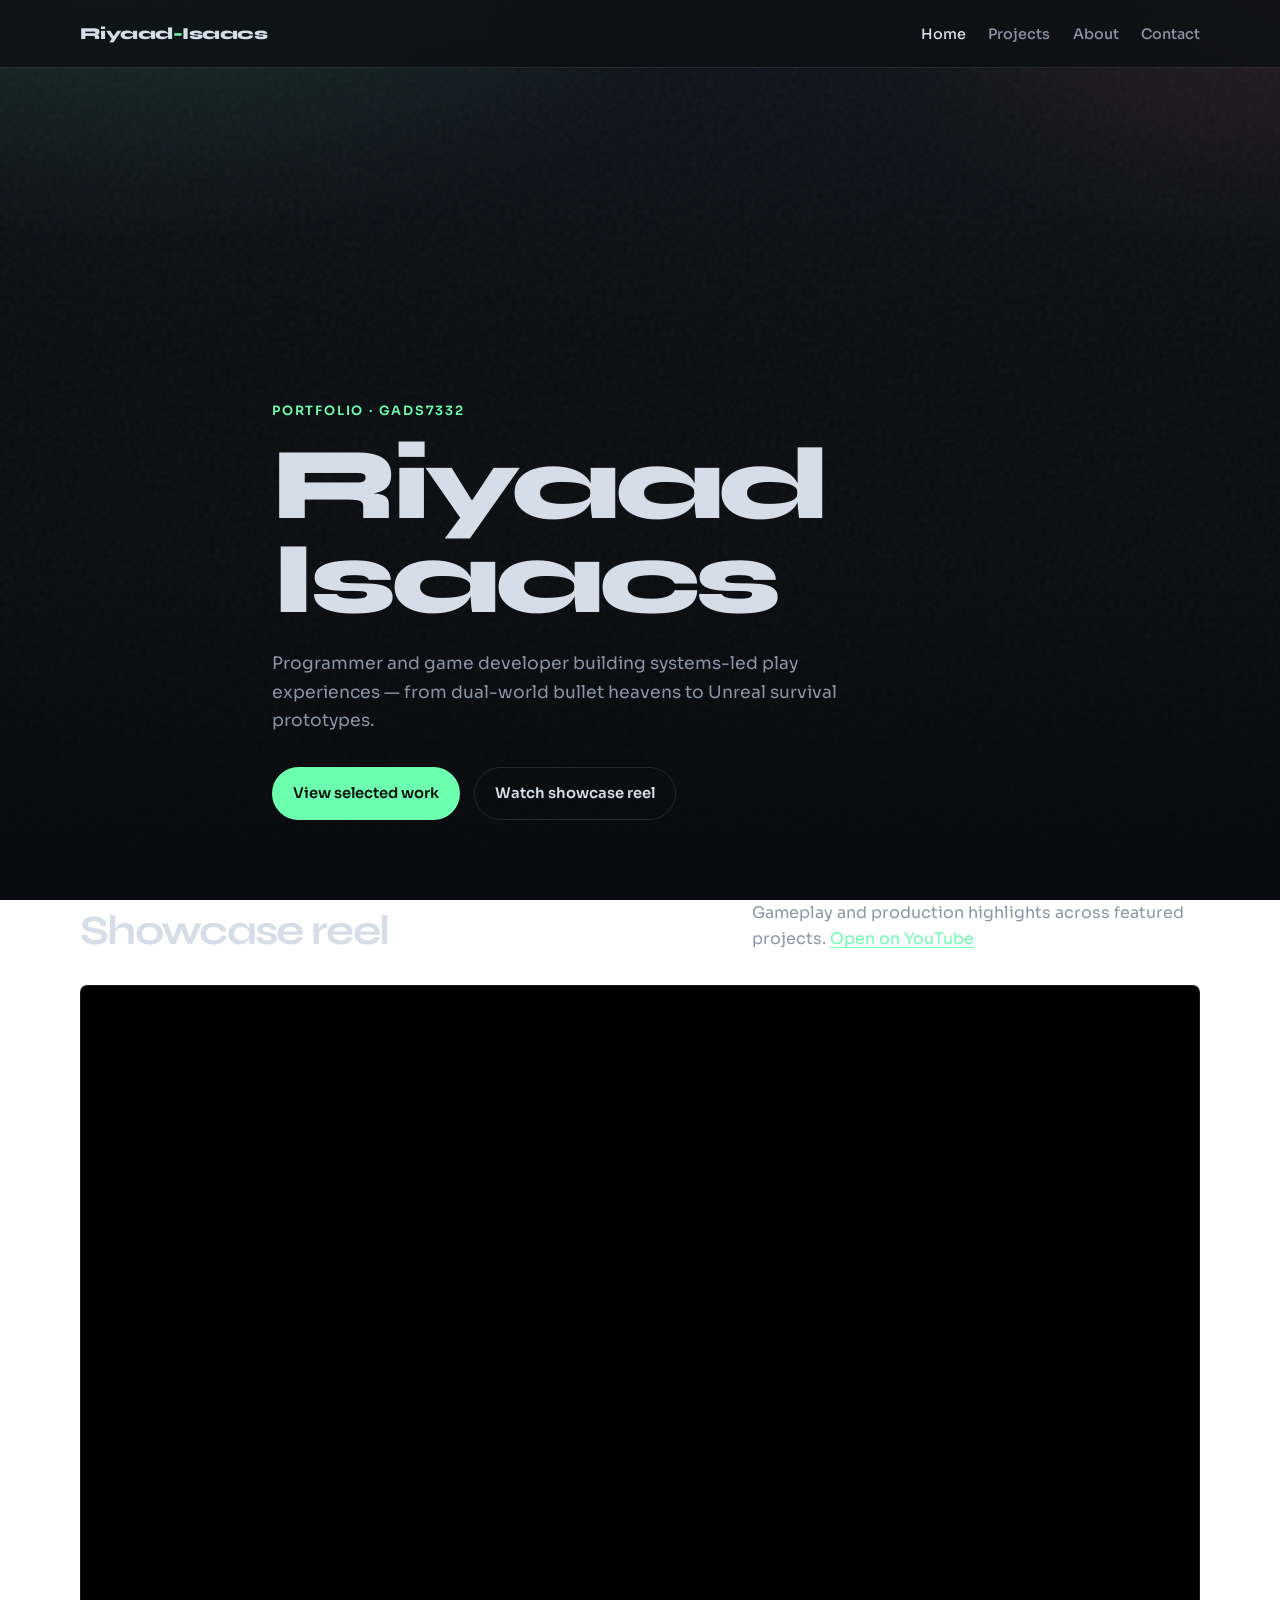
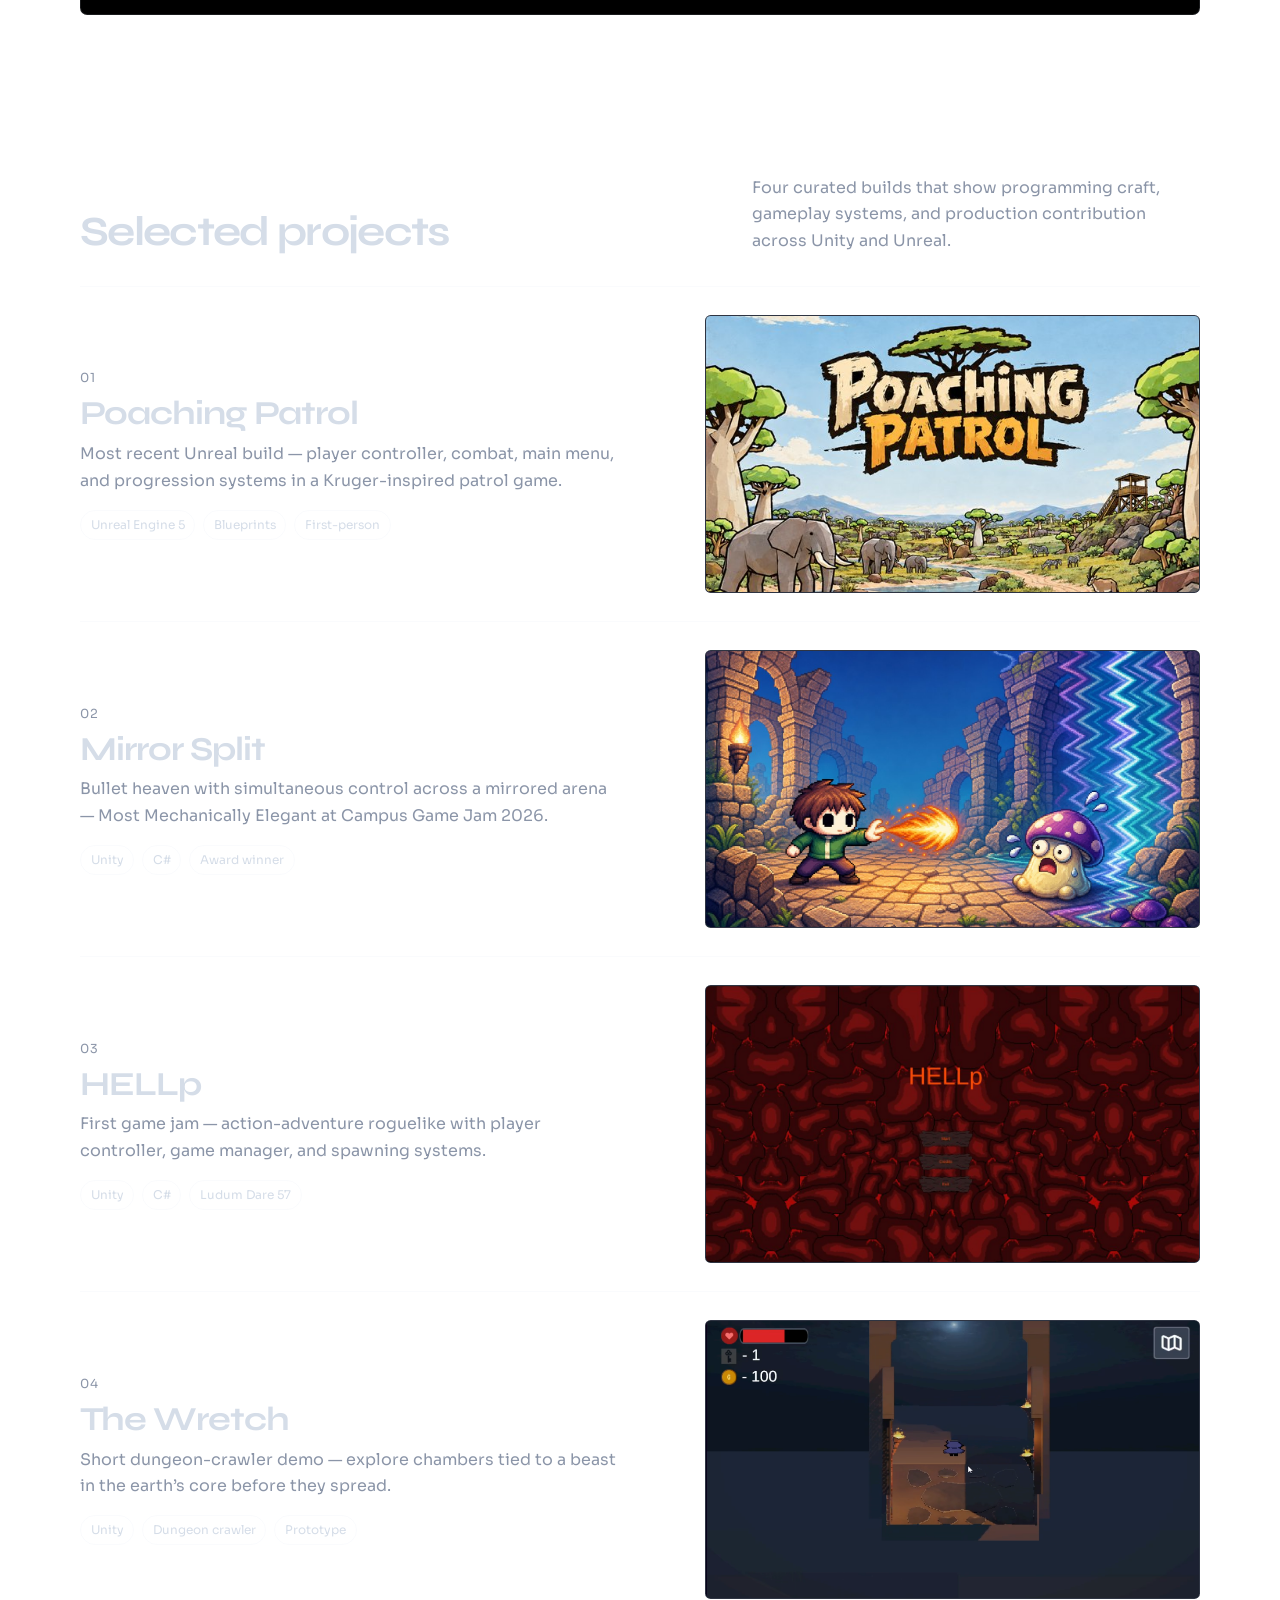
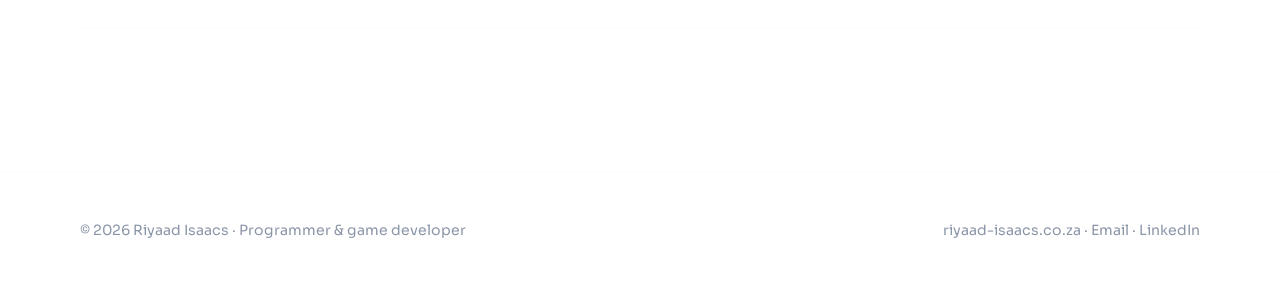
<file: index.html>
<!DOCTYPE html>
<html lang="en">
<head>
  <meta charset="UTF-8">
  <meta name="viewport" content="width=device-width, initial-scale=1.0">
  <title>Riyaad Isaacs · Programmer &amp; Game Developer</title>
  <meta name="description" content="Industry portfolio of Riyaad Isaacs — programmer and game developer. Featured work: The Wretch, HELLp, Mirror Split, and Poaching Patrol.">
  <!-- Required so YouTube embeds can identify this site (avoids Error 153) -->
  <meta name="referrer" content="strict-origin-when-cross-origin">
  <link rel="preconnect" href="https://fonts.googleapis.com">
  <link rel="preconnect" href="https://fonts.gstatic.com" crossorigin>
  <link href="https://fonts.googleapis.com/css2?family=Sora:wght@400;500;600&family=Syne:wght@700;800&display=swap" rel="stylesheet">
  <link rel="stylesheet" href="css/styles.css">
</head>
<body>
  <div class="site-wrap">
    <header class="site-header" data-site-header></header>

    <main>
      <section class="hero">
        <div class="container hero-copy">
          <p class="eyebrow">Portfolio · GADS7332</p>
          <h1>Riyaad Isaacs</h1>
          <p class="hero-lead">
            Programmer and game developer building systems-led play experiences —
            from dual-world bullet heavens to Unreal survival prototypes.
          </p>
          <div class="cta-row">
            <a class="btn btn-primary" href="#projects">View selected work</a>
            <a class="btn btn-ghost" href="#showcase">Watch showcase reel</a>
          </div>
        </div>
      </section>

      <section class="section" id="showcase" style="padding-top: 0;">
        <div class="container">
          <div class="section-head">
            <h2>Showcase reel</h2>
            <p>Gameplay and production highlights across featured projects. <a href="https://www.youtube.com/watch?v=JTp2ZXE9Sso" target="_blank" rel="noopener">Open on YouTube</a></p>
          </div>
          <div class="video-frame">
            <iframe
              src="https://www.youtube.com/embed/JTp2ZXE9Sso?loop=1&amp;playlist=JTp2ZXE9Sso&amp;rel=0"
              title="Riyaad Isaacs portfolio showcase reel"
              allow="accelerometer; autoplay; clipboard-write; encrypted-media; gyroscope; picture-in-picture; web-share; fullscreen"
              referrerpolicy="strict-origin-when-cross-origin"
              allowfullscreen
              loading="lazy"></iframe>
          </div>
        </div>
      </section>

      <section class="section" id="projects">
        <div class="container">
          <div class="section-head">
            <h2>Selected projects</h2>
            <p>Four curated builds that show programming craft, gameplay systems, and production contribution across Unity and Unreal.</p>
          </div>

          <div class="project-list">
            <a class="project-row" href="projects/poaching-patrol.html">
              <div class="project-meta">
                <div class="index">01</div>
                <h3>Poaching Patrol</h3>
                <p>Most recent Unreal build — player controller, combat, main menu, and progression systems in a Kruger-inspired patrol game.</p>
                <div class="tags">
                  <span class="tag">Unreal Engine 5</span>
                  <span class="tag">Blueprints</span>
                  <span class="tag">First-person</span>
                </div>
              </div>
              <div class="project-thumb">
                <img src="assets/projects/poaching-patrol/poster.jpg" alt="Poaching Patrol poster" width="640" height="360" loading="lazy">
              </div>
            </a>

            <a class="project-row" href="projects/mirror-split.html">
              <div class="project-meta">
                <div class="index">02</div>
                <h3>Mirror Split</h3>
                <p>Bullet heaven with simultaneous control across a mirrored arena — Most Mechanically Elegant at Campus Game Jam 2026.</p>
                <div class="tags">
                  <span class="tag">Unity</span>
                  <span class="tag">C#</span>
                  <span class="tag">Award winner</span>
                </div>
              </div>
              <div class="project-thumb">
                <img src="assets/projects/mirror-split/poster.jpg" alt="Mirror Split poster" width="640" height="360" loading="lazy">
              </div>
            </a>

            <a class="project-row" href="projects/hellp.html">
              <div class="project-meta">
                <div class="index">03</div>
                <h3>HELLp</h3>
                <p>First game jam — action-adventure roguelike with player controller, game manager, and spawning systems.</p>
                <div class="tags">
                  <span class="tag">Unity</span>
                  <span class="tag">C#</span>
                  <span class="tag">Ludum Dare 57</span>
                </div>
              </div>
              <div class="project-thumb">
                <img src="assets/projects/hellp/poster.jpg" alt="HELLp poster" width="640" height="360" loading="lazy">
              </div>
            </a>

            <a class="project-row" href="projects/the-wretch.html">
              <div class="project-meta">
                <div class="index">04</div>
                <h3>The Wretch</h3>
                <p>Short dungeon-crawler demo — explore chambers tied to a beast in the earth’s core before they spread.</p>
                <div class="tags">
                  <span class="tag">Unity</span>
                  <span class="tag">Dungeon crawler</span>
                  <span class="tag">Prototype</span>
                </div>
              </div>
              <div class="project-thumb">
                <img src="assets/projects/the-wretch/poster.png" alt="The Wretch gameplay still" width="640" height="360" loading="lazy">
              </div>
            </a>
          </div>
        </div>
      </section>
    </main>

    <footer class="site-footer" data-site-footer></footer>
  </div>
  <script src="js/main.js"></script>
</body>
</html>
</file>
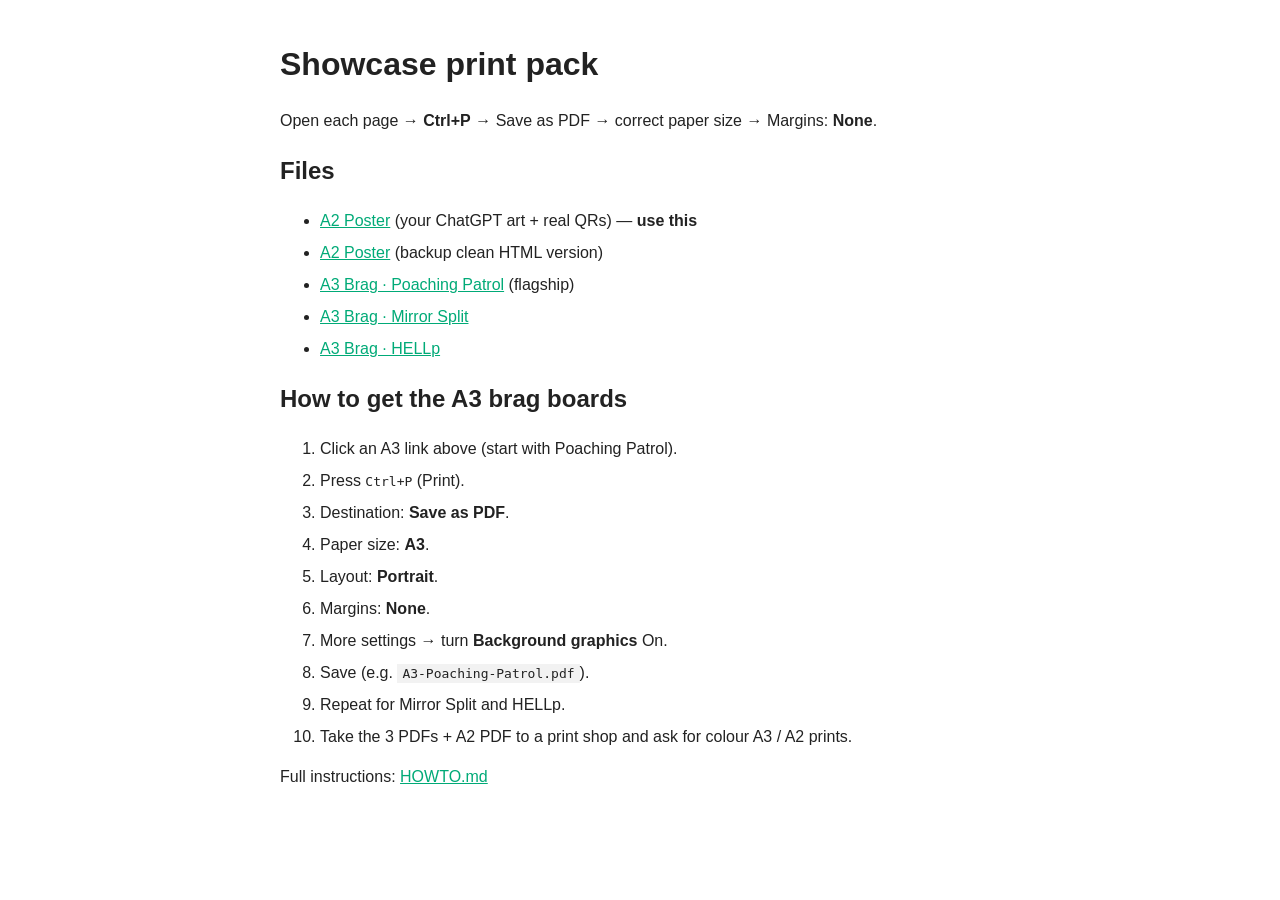
<file: print/index.html>
<!DOCTYPE html>
<html lang="en">
<head>
  <meta charset="UTF-8">
  <title>Print pack · Riyaad Isaacs</title>
  <style>
    body { font-family: Arial, sans-serif; max-width: 720px; margin: 40px auto; padding: 0 20px; line-height: 1.5; color: #222; }
    a { color: #0a7; }
    code { background: #f2f2f2; padding: 2px 5px; }
    li { margin: 8px 0; }
  </style>
</head>
<body>
  <h1>Showcase print pack</h1>
  <p>Open each page → <strong>Ctrl+P</strong> → Save as PDF → correct paper size → Margins: <strong>None</strong>.</p>

  <h2>Files</h2>
  <ul>
    <li><a href="a2-poster-chatgpt.html">A2 Poster</a> (your ChatGPT art + real QRs) — <strong>use this</strong></li>
    <li><a href="a2-poster.html">A2 Poster</a> (backup clean HTML version)</li>
    <li><a href="a3-poaching-patrol.html">A3 Brag · Poaching Patrol</a> (flagship)</li>
    <li><a href="a3-mirror-split.html">A3 Brag · Mirror Split</a></li>
    <li><a href="a3-hellp.html">A3 Brag · HELLp</a></li>
  </ul>

  <h2>How to get the A3 brag boards</h2>
  <ol>
    <li>Click an A3 link above (start with Poaching Patrol).</li>
    <li>Press <kbd>Ctrl+P</kbd> (Print).</li>
    <li>Destination: <strong>Save as PDF</strong>.</li>
    <li>Paper size: <strong>A3</strong>.</li>
    <li>Layout: <strong>Portrait</strong>.</li>
    <li>Margins: <strong>None</strong>.</li>
    <li>More settings → turn <strong>Background graphics</strong> On.</li>
    <li>Save (e.g. <code>A3-Poaching-Patrol.pdf</code>).</li>
    <li>Repeat for Mirror Split and HELLp.</li>
    <li>Take the 3 PDFs + A2 PDF to a print shop and ask for colour A3 / A2 prints.</li>
  </ol>

  <p>Full instructions: <a href="HOWTO.md">HOWTO.md</a></p>
</body>
</html>
</file>
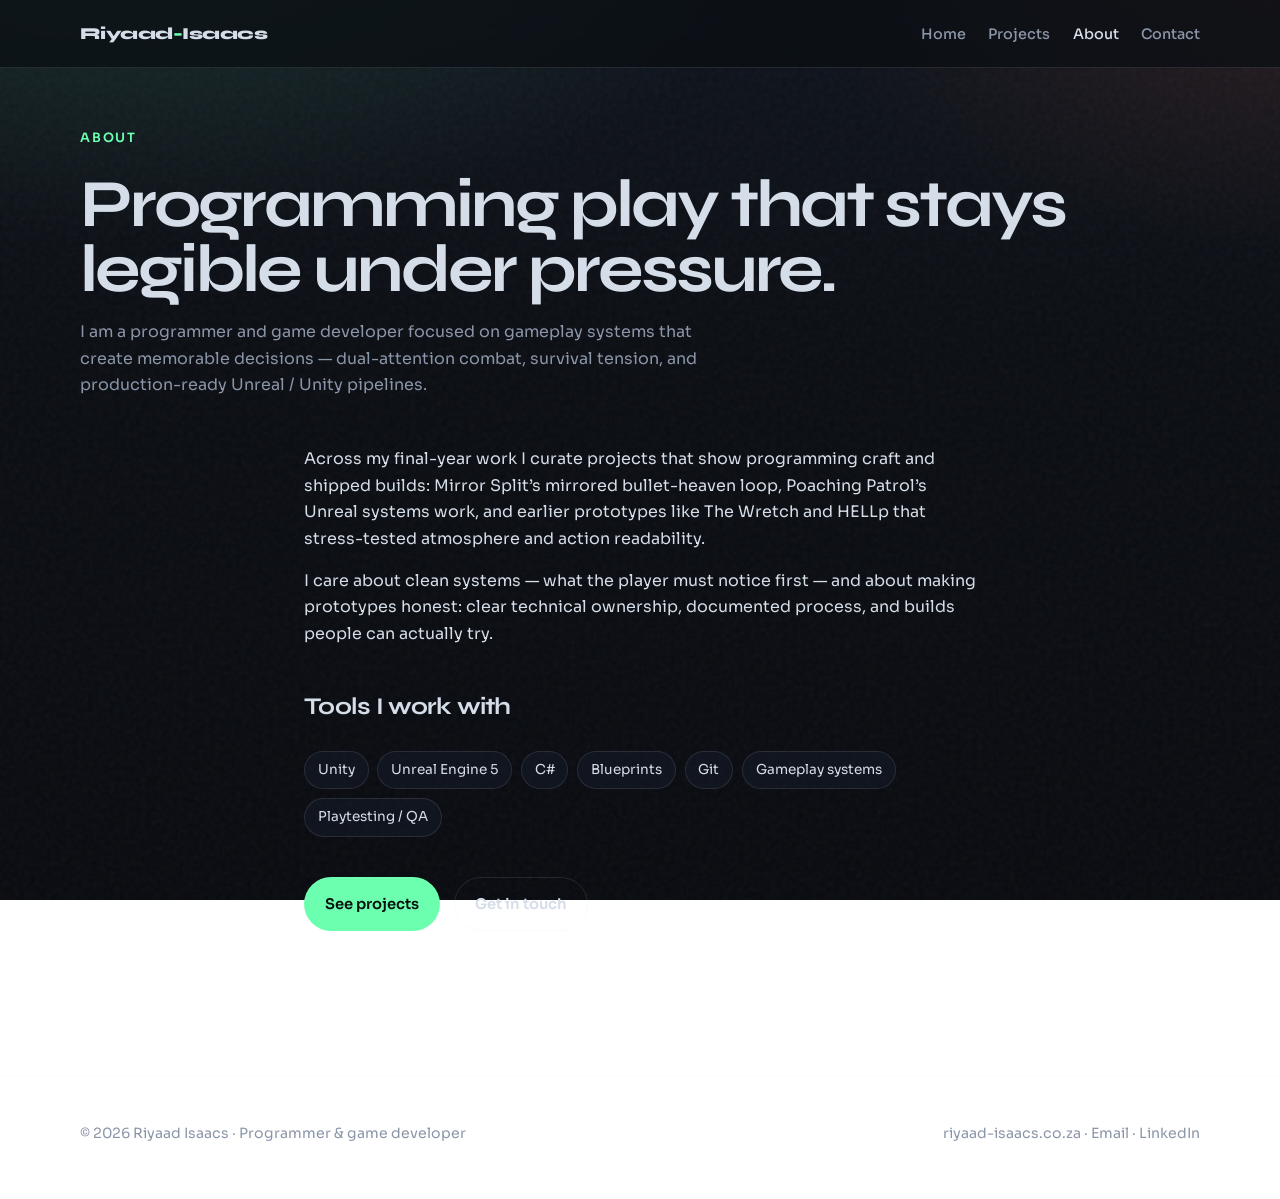
<file: about.html>
<!DOCTYPE html>
<html lang="en">
<head>
  <meta charset="UTF-8">
  <meta name="viewport" content="width=device-width, initial-scale=1.0">
  <title>About · Riyaad Isaacs</title>
  <meta name="description" content="About Riyaad Isaacs — programmer and game developer.">
  <link rel="preconnect" href="https://fonts.googleapis.com">
  <link rel="preconnect" href="https://fonts.gstatic.com" crossorigin>
  <link href="https://fonts.googleapis.com/css2?family=Sora:wght@400;500;600&family=Syne:wght@700;800&display=swap" rel="stylesheet">
  <link rel="stylesheet" href="css/styles.css">
</head>
<body>
  <div class="site-wrap">
    <header class="site-header" data-site-header></header>

    <main>
      <section class="page-hero">
        <div class="container">
          <p class="eyebrow">About</p>
          <h1>Programming play that stays legible under pressure.</h1>
          <p class="lede">I am a programmer and game developer focused on gameplay systems that create memorable decisions — dual-attention combat, survival tension, and production-ready Unreal / Unity pipelines.</p>
        </div>
      </section>

      <section class="section" style="padding-top: 0;">
        <div class="container prose">
          <p>
            Across my final-year work I curate projects that show programming craft and shipped builds:
            Mirror Split’s mirrored bullet-heaven loop, Poaching Patrol’s Unreal systems work, and earlier prototypes
            like The Wretch and HELLp that stress-tested atmosphere and action readability.
          </p>
          <p>
            I care about clean systems — what the player must notice first — and about making prototypes honest:
            clear technical ownership, documented process, and builds people can actually try.
          </p>

          <h2 style="font-family: var(--font-display); letter-spacing: -0.03em; margin: 2.5rem 0 0.5rem;">Tools I work with</h2>
          <ul class="tool-list">
            <li>Unity</li>
            <li>Unreal Engine 5</li>
            <li>C#</li>
            <li>Blueprints</li>
            <li>Git</li>
            <li>Gameplay systems</li>
            <li>Playtesting / QA</li>
          </ul>

          <div class="cta-row" style="margin-top: 2.5rem;">
            <a class="btn btn-primary" href="index.html#projects">See projects</a>
            <a class="btn btn-ghost" href="contact.html">Get in touch</a>
          </div>
        </div>
      </section>
    </main>

    <footer class="site-footer" data-site-footer></footer>
  </div>
  <script src="js/main.js"></script>
</body>
</html>
</file>
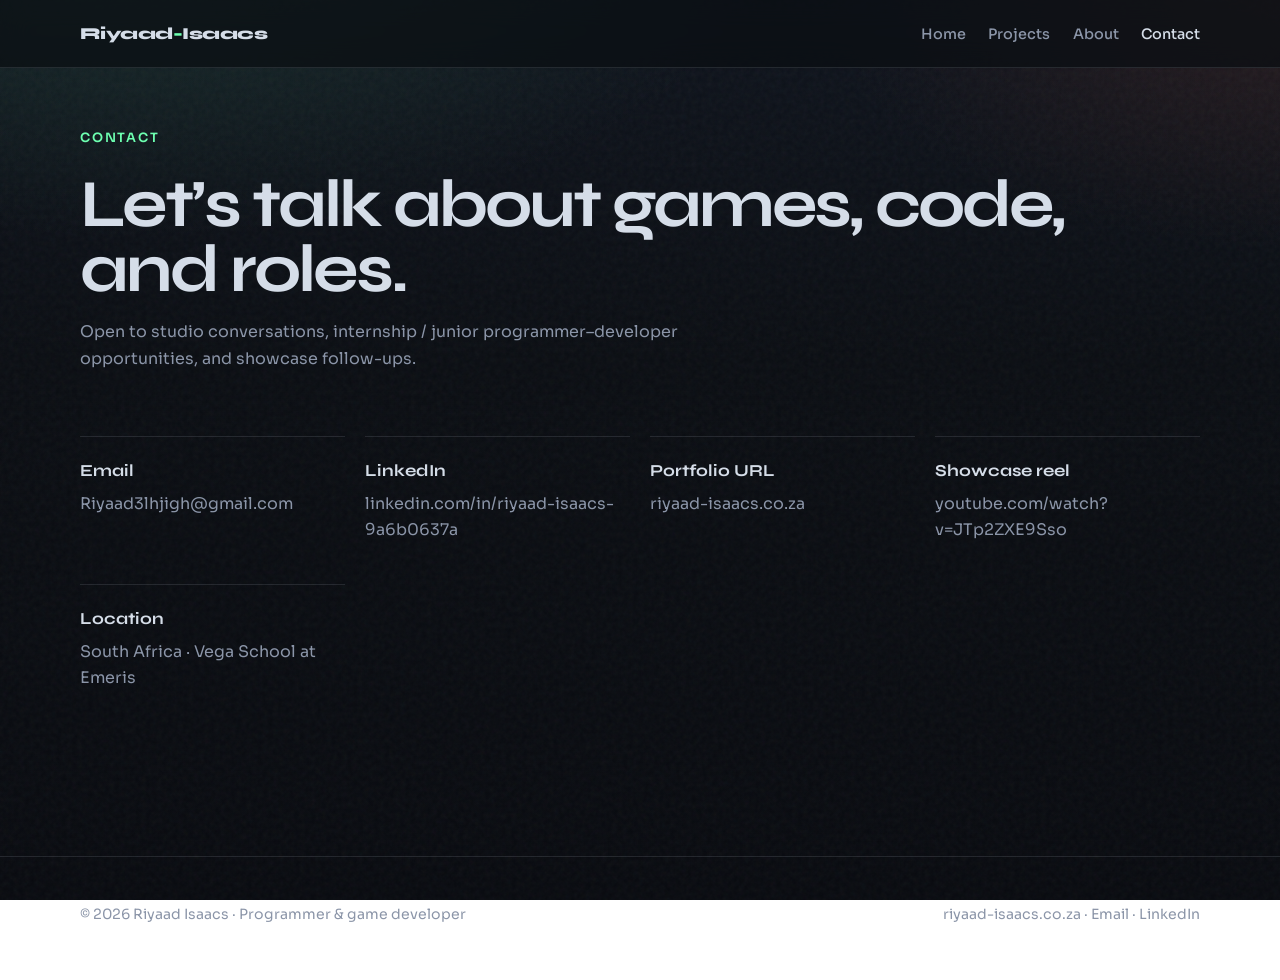
<file: contact.html>
<!DOCTYPE html>
<html lang="en">
<head>
  <meta charset="UTF-8">
  <meta name="viewport" content="width=device-width, initial-scale=1.0">
  <title>Contact · Riyaad Isaacs</title>
  <meta name="description" content="Contact Riyaad Isaacs for programming and game development opportunities.">
  <link rel="preconnect" href="https://fonts.googleapis.com">
  <link rel="preconnect" href="https://fonts.gstatic.com" crossorigin>
  <link href="https://fonts.googleapis.com/css2?family=Sora:wght@400;500;600&family=Syne:wght@700;800&display=swap" rel="stylesheet">
  <link rel="stylesheet" href="css/styles.css">
</head>
<body>
  <div class="site-wrap">
    <header class="site-header" data-site-header></header>

    <main>
      <section class="page-hero">
        <div class="container">
          <p class="eyebrow">Contact</p>
          <h1>Let’s talk about games, code, and roles.</h1>
          <p class="lede">Open to studio conversations, internship / junior programmer–developer opportunities, and showcase follow-ups.</p>
        </div>
      </section>

      <section class="section" style="padding-top: 0;">
        <div class="container">
          <div class="contact-grid">
            <div class="contact-item">
              <h3>Email</h3>
              <p><a href="mailto:Riyaad3lhjigh@gmail.com">Riyaad3lhjigh@gmail.com</a></p>
            </div>
            <div class="contact-item">
              <h3>LinkedIn</h3>
              <p><a href="https://www.linkedin.com/in/riyaad-isaacs-9a6b0637a/" target="_blank" rel="noopener noreferrer">linkedin.com/in/riyaad-isaacs-9a6b0637a</a></p>
            </div>
            <div class="contact-item">
              <h3>Portfolio URL</h3>
              <p><a href="https://riyaad-isaacs.co.za" target="_blank" rel="noopener noreferrer">riyaad-isaacs.co.za</a></p>
            </div>
            <div class="contact-item">
              <h3>Showcase reel</h3>
              <p><a href="https://www.youtube.com/watch?v=JTp2ZXE9Sso" target="_blank" rel="noopener">youtube.com/watch?v=JTp2ZXE9Sso</a></p>
            </div>
            <div class="contact-item">
              <h3>Location</h3>
              <p>South Africa · Vega School at Emeris</p>
            </div>
          </div>
        </div>
      </section>
    </main>

    <footer class="site-footer" data-site-footer></footer>
  </div>
  <script src="js/main.js"></script>
</body>
</html>
</file>
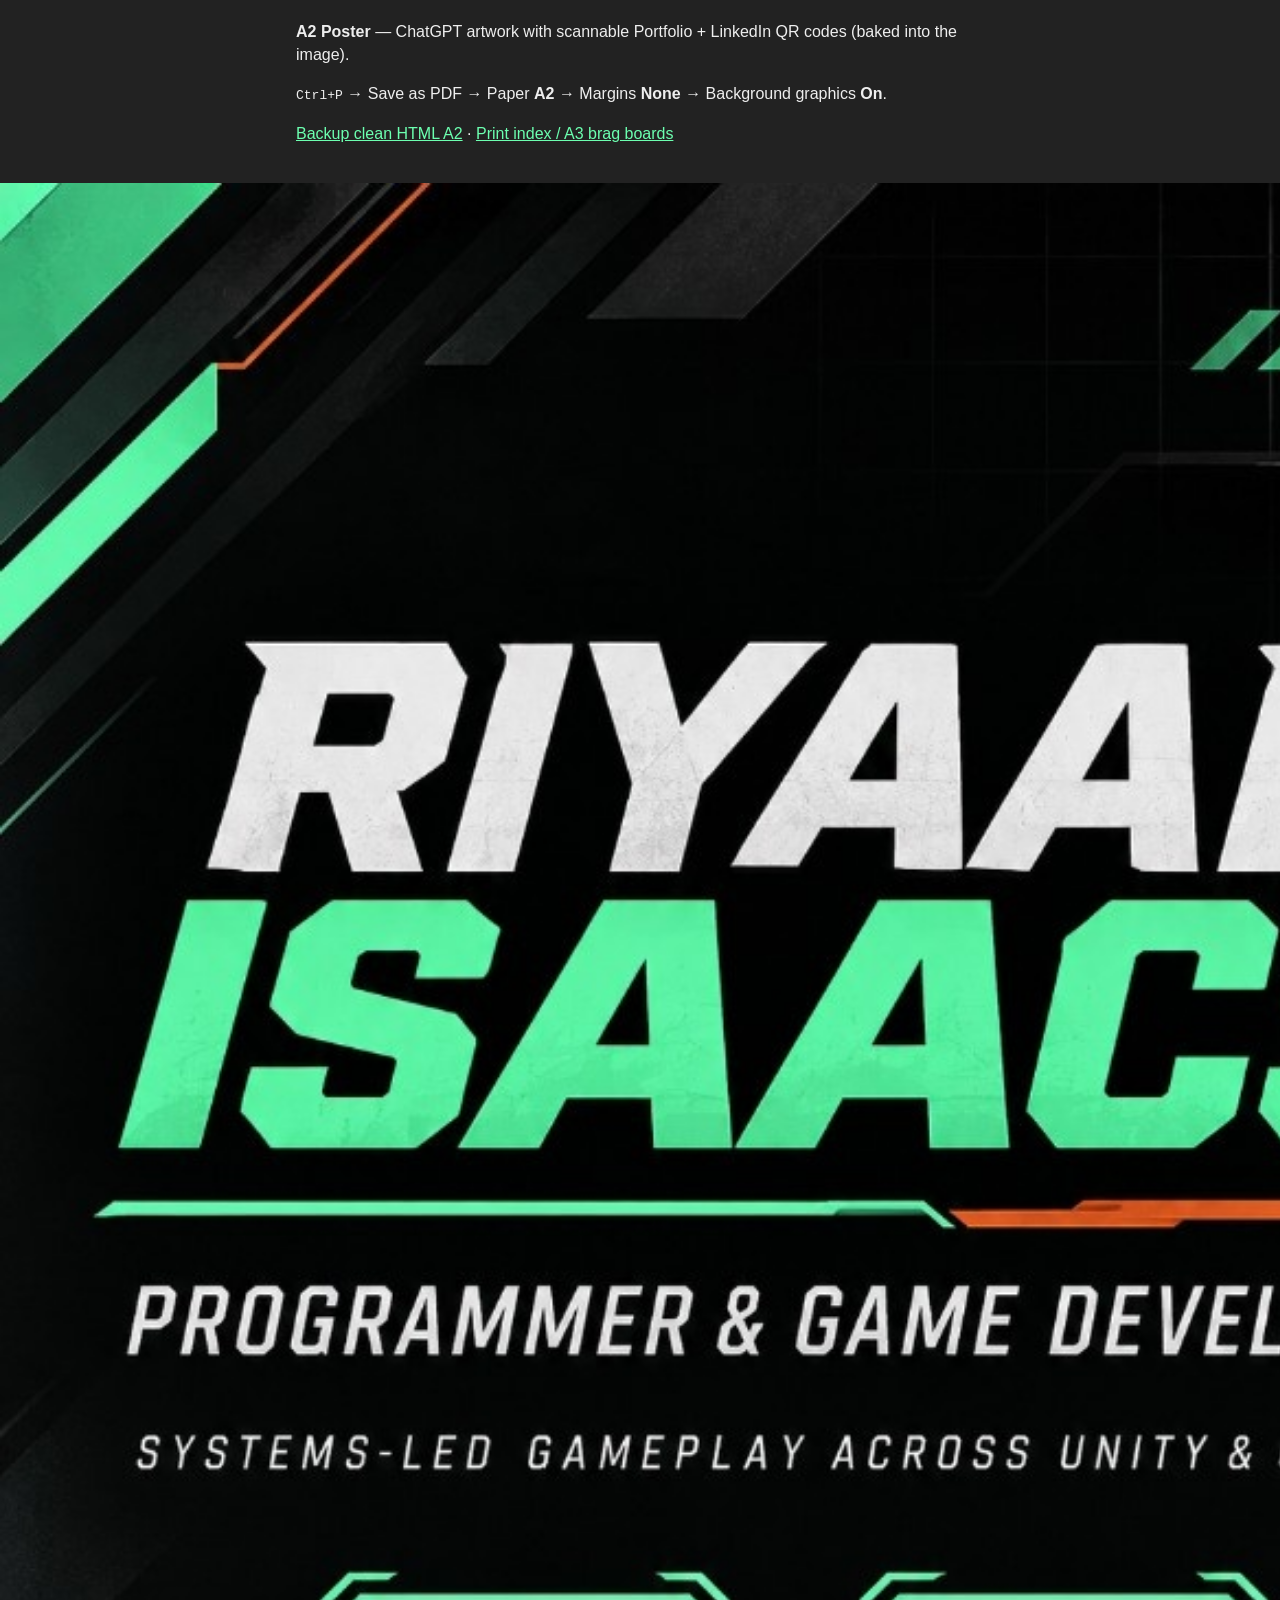
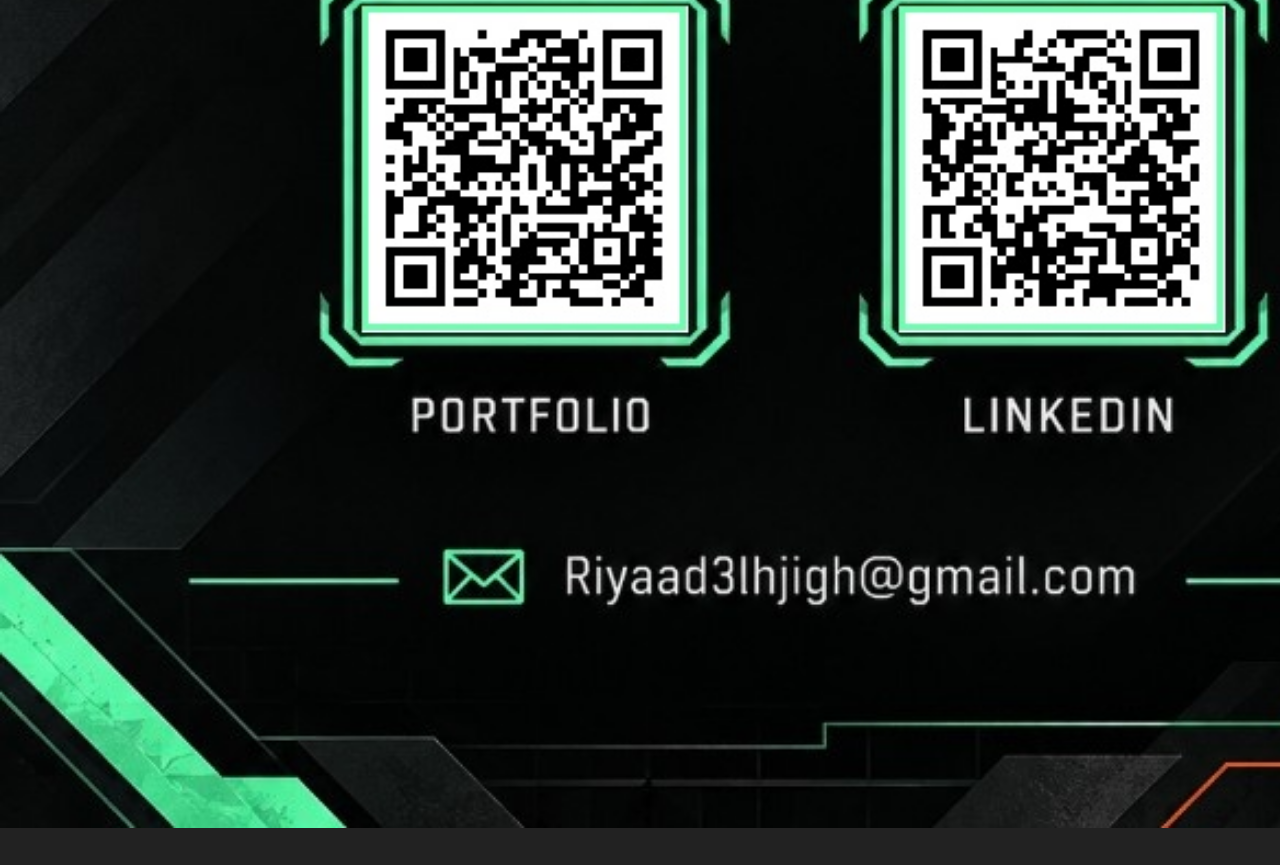
<file: print/a2-poster-chatgpt.html>
<!DOCTYPE html>
<html lang="en">
<head>
  <meta charset="UTF-8">
  <title>A2 Poster (ChatGPT art) · Riyaad Isaacs</title>
  <style>
    @page { margin: 0; size: A2 portrait; }
    * { box-sizing: border-box; }
    html, body { margin: 0; padding: 0; background: #222; }
    .screen-only {
      max-width: 720px; margin: 20px auto; padding: 0 16px;
      font-family: Arial, sans-serif; color: #eee; line-height: 1.45;
    }
    .screen-only a { color: #6dffb0; }
    .poster {
      width: 420mm;
      height: 594mm;
      margin: 10mm auto;
      position: relative;
      /* QRs are baked into a2-with-qr.jpg so they stay locked to the art */
      background: #0b0e13 url("assets/photos/a2-with-qr.jpg") center / cover no-repeat;
      overflow: hidden;
    }

    @media print {
      .screen-only { display: none !important; }
      body { background: #fff; }
      .poster { margin: 0; -webkit-print-color-adjust: exact; print-color-adjust: exact; }
    }
  </style>
</head>
<body>
  <div class="screen-only">
    <p><strong>A2 Poster</strong> — ChatGPT artwork with scannable Portfolio + LinkedIn QR codes (baked into the image).</p>
    <p><kbd>Ctrl+P</kbd> → Save as PDF → Paper <strong>A2</strong> → Margins <strong>None</strong> → Background graphics <strong>On</strong>.</p>
    <p>
      <a href="a2-poster.html">Backup clean HTML A2</a> ·
      <a href="index.html">Print index / A3 brag boards</a>
    </p>
  </div>

  <div class="poster" role="img" aria-label="A2 poster for Riyaad Isaacs with Portfolio and LinkedIn QR codes"></div>
</body>
</html>
</file>
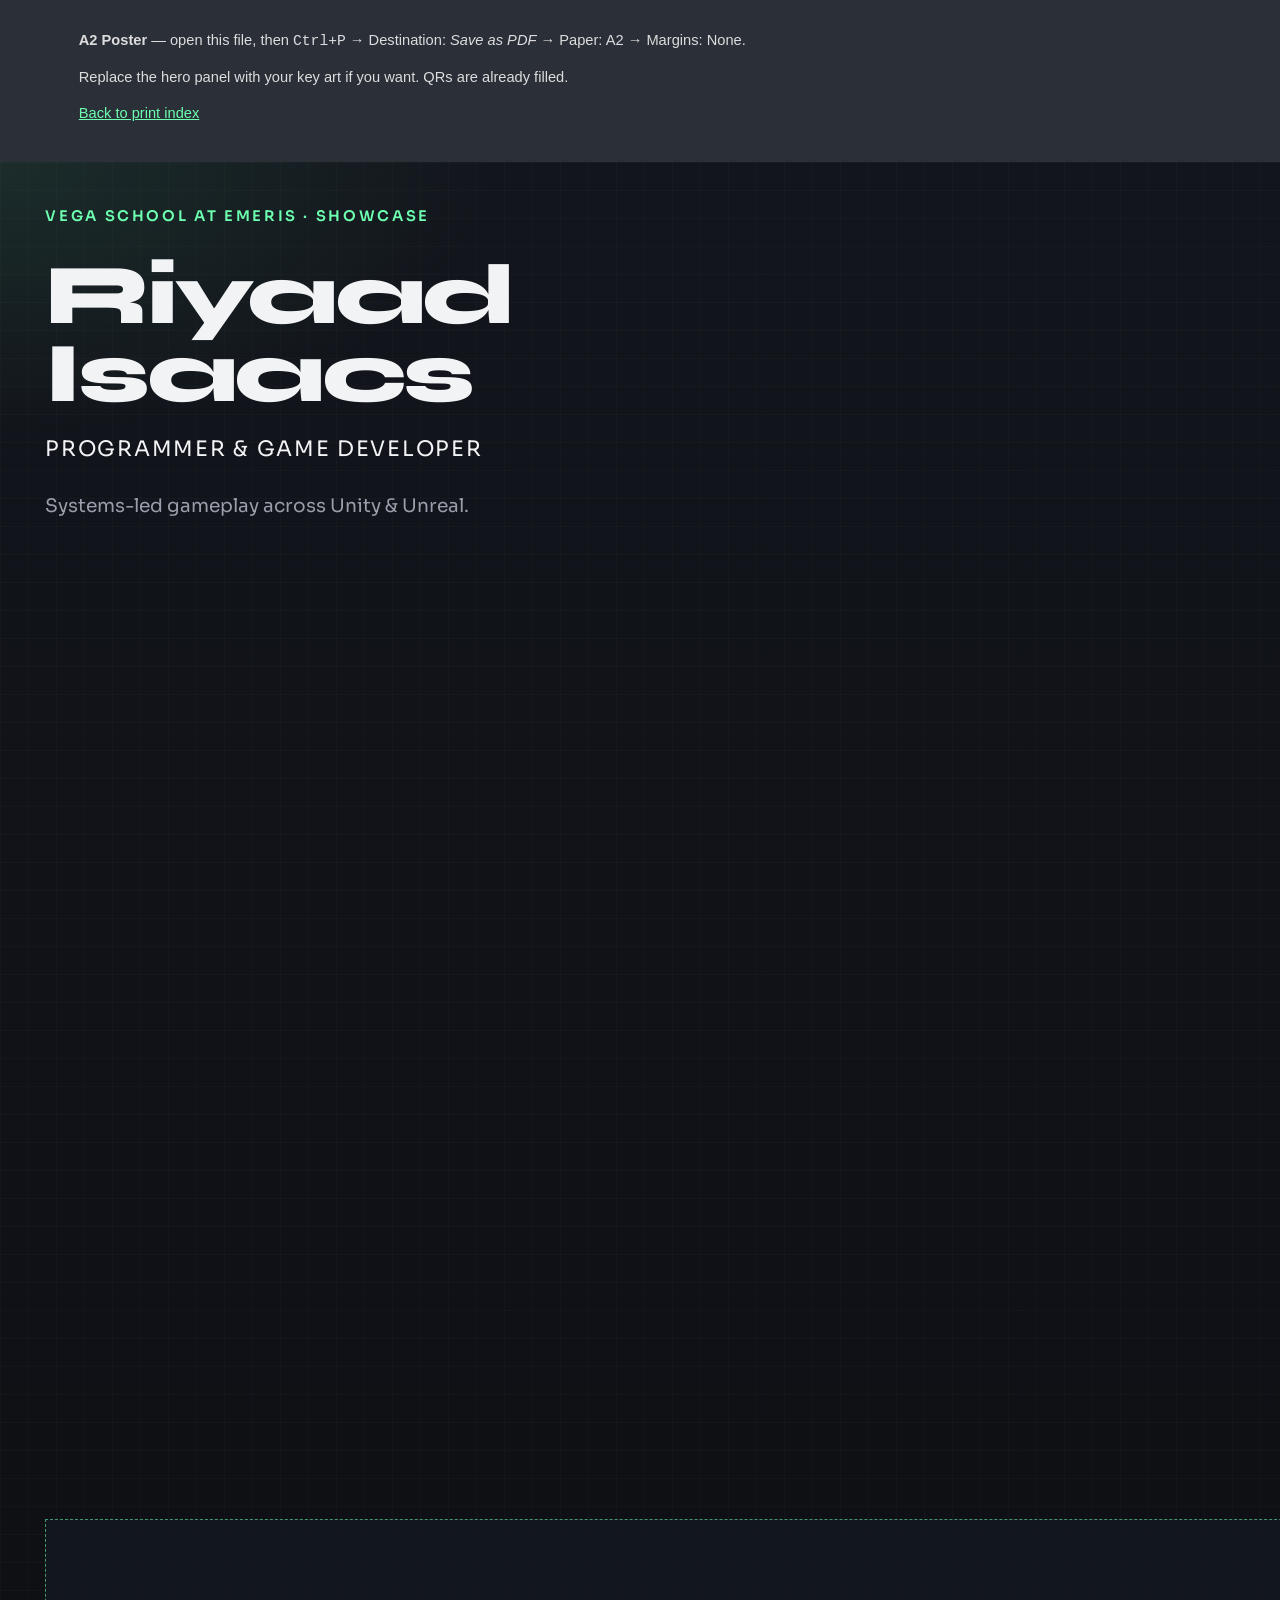
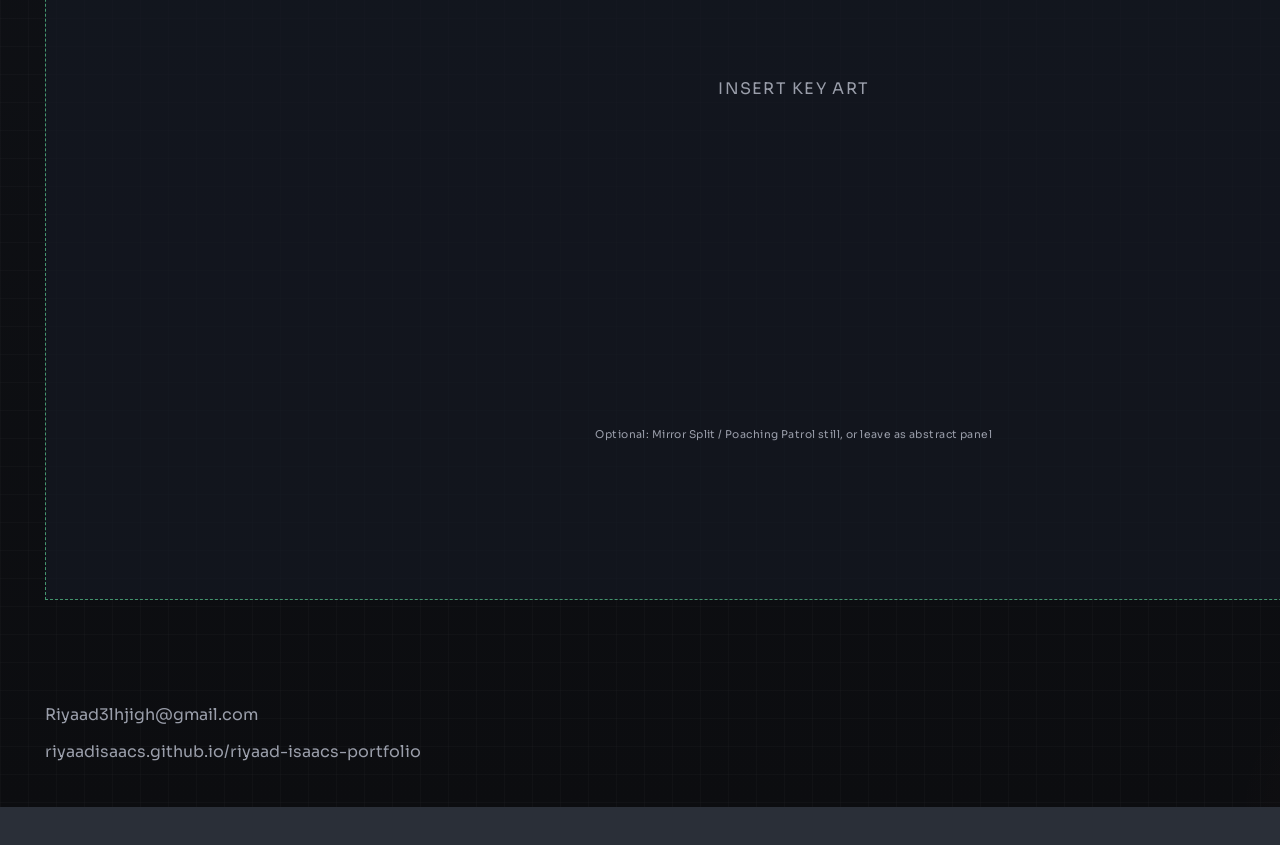
<file: print/a2-poster.html>
<!DOCTYPE html>
<html lang="en">
<head>
  <meta charset="UTF-8">
  <title>A2 Poster · Riyaad Isaacs</title>
  <link rel="preconnect" href="https://fonts.googleapis.com">
  <link rel="preconnect" href="https://fonts.gstatic.com" crossorigin>
  <link href="https://fonts.googleapis.com/css2?family=Sora:wght@400;600&family=Syne:wght@800&display=swap" rel="stylesheet">
  <link rel="stylesheet" href="print.css">
</head>
<body>
  <div class="screen-only">
    <p><strong>A2 Poster</strong> — open this file, then <kbd>Ctrl+P</kbd> → Destination: <em>Save as PDF</em> → Paper: A2 → Margins: None.</p>
    <p>Replace the hero panel with your key art if you want. QRs are already filled.</p>
    <p><a href="index.html">Back to print index</a></p>
  </div>

  <section class="sheet a2">
    <div class="inner">
      <p class="eyebrow">Vega School at Emeris · Showcase</p>
      <h1 style="font-size: 64pt;">Riyaad<br>Isaacs</h1>
      <p class="role">Programmer &amp; Game Developer</p>
      <p class="tagline">Systems-led gameplay across Unity &amp; Unreal.</p>

      <div class="hero-slot">
        INSERT KEY ART<br>
        <span style="font-size:8pt; letter-spacing:0.04em; margin-top:4mm; display:block; text-transform:none;">
          Optional: Mirror Split / Poaching Patrol still, or leave as abstract panel
        </span>
      </div>

      <div class="footer-row">
        <div>
          <p class="email">Riyaad3lhjigh@gmail.com</p>
          <p class="email" style="margin:2mm 0 0;">riyaadisaacs.github.io/riyaad-isaacs-portfolio</p>
        </div>
        <div class="qr-row">
          <div class="qr-box">
            <div class="qr-slot"><img src="assets/qr/portfolio.png" alt="Portfolio QR"></div>
            <span>Portfolio</span>
          </div>
          <div class="qr-box">
            <div class="qr-slot"><img src="assets/qr/linkedin.png" alt="LinkedIn QR"></div>
            <span>LinkedIn</span>
          </div>
        </div>
      </div>
    </div>
  </section>
</body>
</html>
</file>
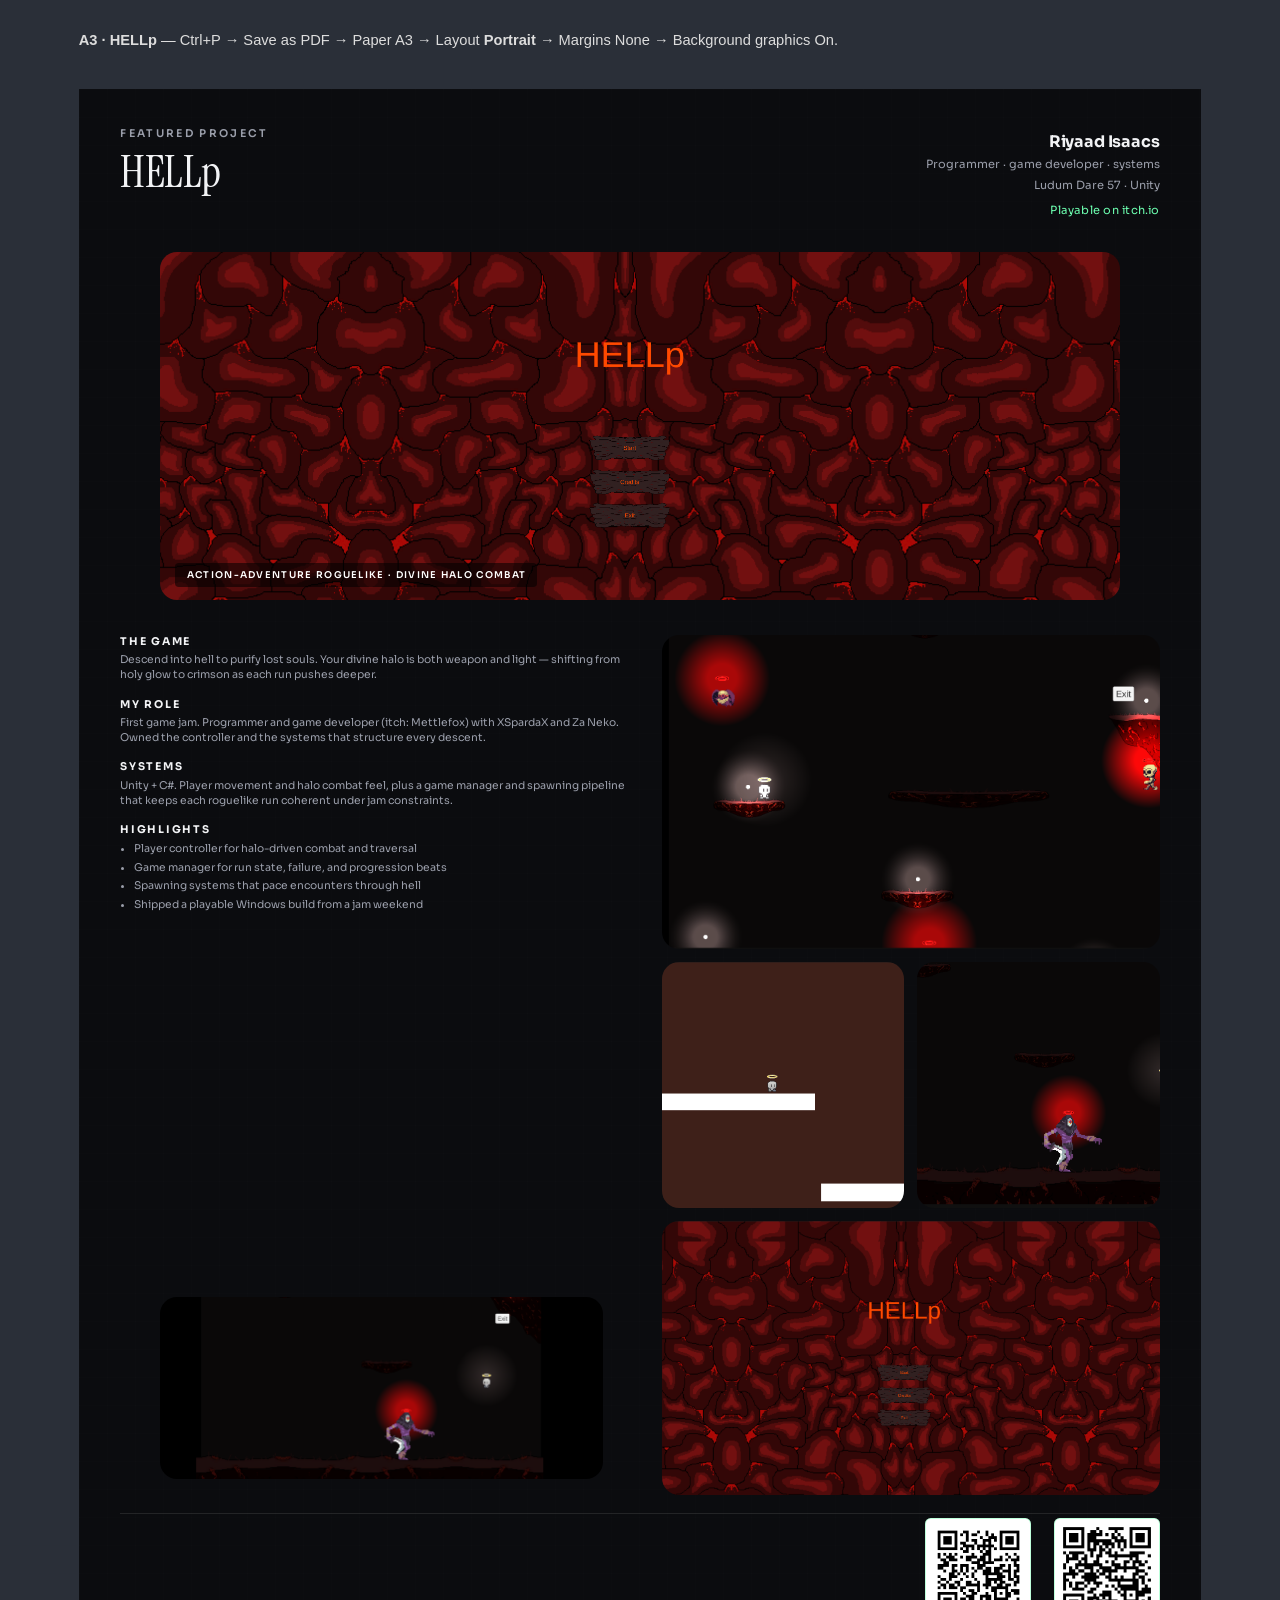
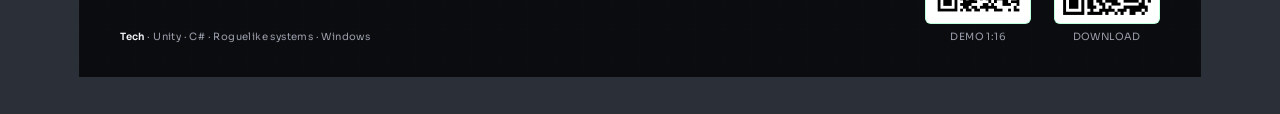
<file: print/a3-hellp.html>
<!DOCTYPE html>
<html lang="en">
<head>
  <meta charset="UTF-8">
  <title>A3 Brag · HELLp</title>
  <link rel="preconnect" href="https://fonts.googleapis.com">
  <link rel="preconnect" href="https://fonts.gstatic.com" crossorigin>
  <link href="https://fonts.googleapis.com/css2?family=Instrument+Serif:ital@0;1&family=Sora:wght@400;600;700&family=Syne:wght@800&display=swap" rel="stylesheet">
  <link rel="stylesheet" href="print.css">
</head>
<body>
  <div class="screen-only">
    <p><strong>A3 · HELLp</strong> — Ctrl+P → Save as PDF → Paper A3 → Layout <strong>Portrait</strong> → Margins None → Background graphics On.</p>
  </div>

  <section class="sheet a3 brag">
    <div class="inner">
      <header class="brag-header">
        <div>
          <p class="brag-kicker">Featured project</p>
          <h1 class="brag-title">HELLp</h1>
        </div>
        <div class="brag-credit">
          <p class="name">Riyaad Isaacs</p>
          <p class="line">Programmer · game developer · systems</p>
          <p class="line">Ludum Dare 57 · Unity</p>
          <p class="link">Playable on itch.io</p>
        </div>
      </header>

      <figure class="brag-hero">
        <img src="assets/photos/hellp-key.png" alt="HELLp key art">
        <figcaption class="brag-hero-cap">Action-adventure roguelike · divine halo combat</figcaption>
      </figure>

      <div class="brag-main">
        <div class="brag-copy">
          <article class="brag-sec">
            <h2>The game</h2>
            <p>
              Descend into hell to purify lost souls. Your divine halo is both weapon and light —
              shifting from holy glow to crimson as each run pushes deeper.
            </p>
          </article>

          <article class="brag-sec">
            <h2>My role</h2>
            <p>
              First game jam. Programmer and game developer (itch: Mettlefox) with XSpardaX and Za Neko.
              Owned the controller and the systems that structure every descent.
            </p>
          </article>

          <article class="brag-sec">
            <h2>Systems</h2>
            <p>
              Unity + C#. Player movement and halo combat feel, plus a game manager and spawning pipeline
              that keeps each roguelike run coherent under jam constraints.
            </p>
          </article>

          <article class="brag-sec">
            <h2>Highlights</h2>
            <ul>
              <li>Player controller for halo-driven combat and traversal</li>
              <li>Game manager for run state, failure, and progression beats</li>
              <li>Spawning systems that pace encounters through hell</li>
              <li>Shipped a playable Windows build from a jam weekend</li>
            </ul>
          </article>

          <figure class="brag-wide">
            <img src="assets/photos/hellp-ss4.png" alt="HELLp enemy encounter">
          </figure>
        </div>

        <div class="brag-gallery">
          <div class="brag-tile">
            <img src="assets/photos/hellp-ss3.png" alt="Halo combat in the abyss">
          </div>
          <div class="brag-pair">
            <div class="brag-tile">
              <img src="assets/photos/hellp-ss2.png" alt="Early platform prototype">
            </div>
            <div class="brag-tile">
              <img src="assets/photos/hellp-ss4.png" alt="Crimson halo encounter">
            </div>
          </div>
          <div class="brag-tile">
            <img src="assets/photos/hellp-key.png" alt="HELLp key art">
          </div>
        </div>
      </div>

      <footer class="brag-foot">
        <p class="tech"><b>Tech</b> · Unity · C# · Roguelike systems · Windows</p>
        <div class="qr-row">
          <div class="qr-box">
            <div class="qr-slot"><img src="assets/qr/youtube-hellp.png" alt="Demo QR — starts at HELLp"></div>
            <span>Demo 1:16</span>
          </div>
          <div class="qr-box">
            <div class="qr-slot"><img src="assets/qr/itch-hellp.png" alt="Download QR"></div>
            <span>Download</span>
          </div>
        </div>
      </footer>
    </div>
  </section>
</body>
</html>
</file>
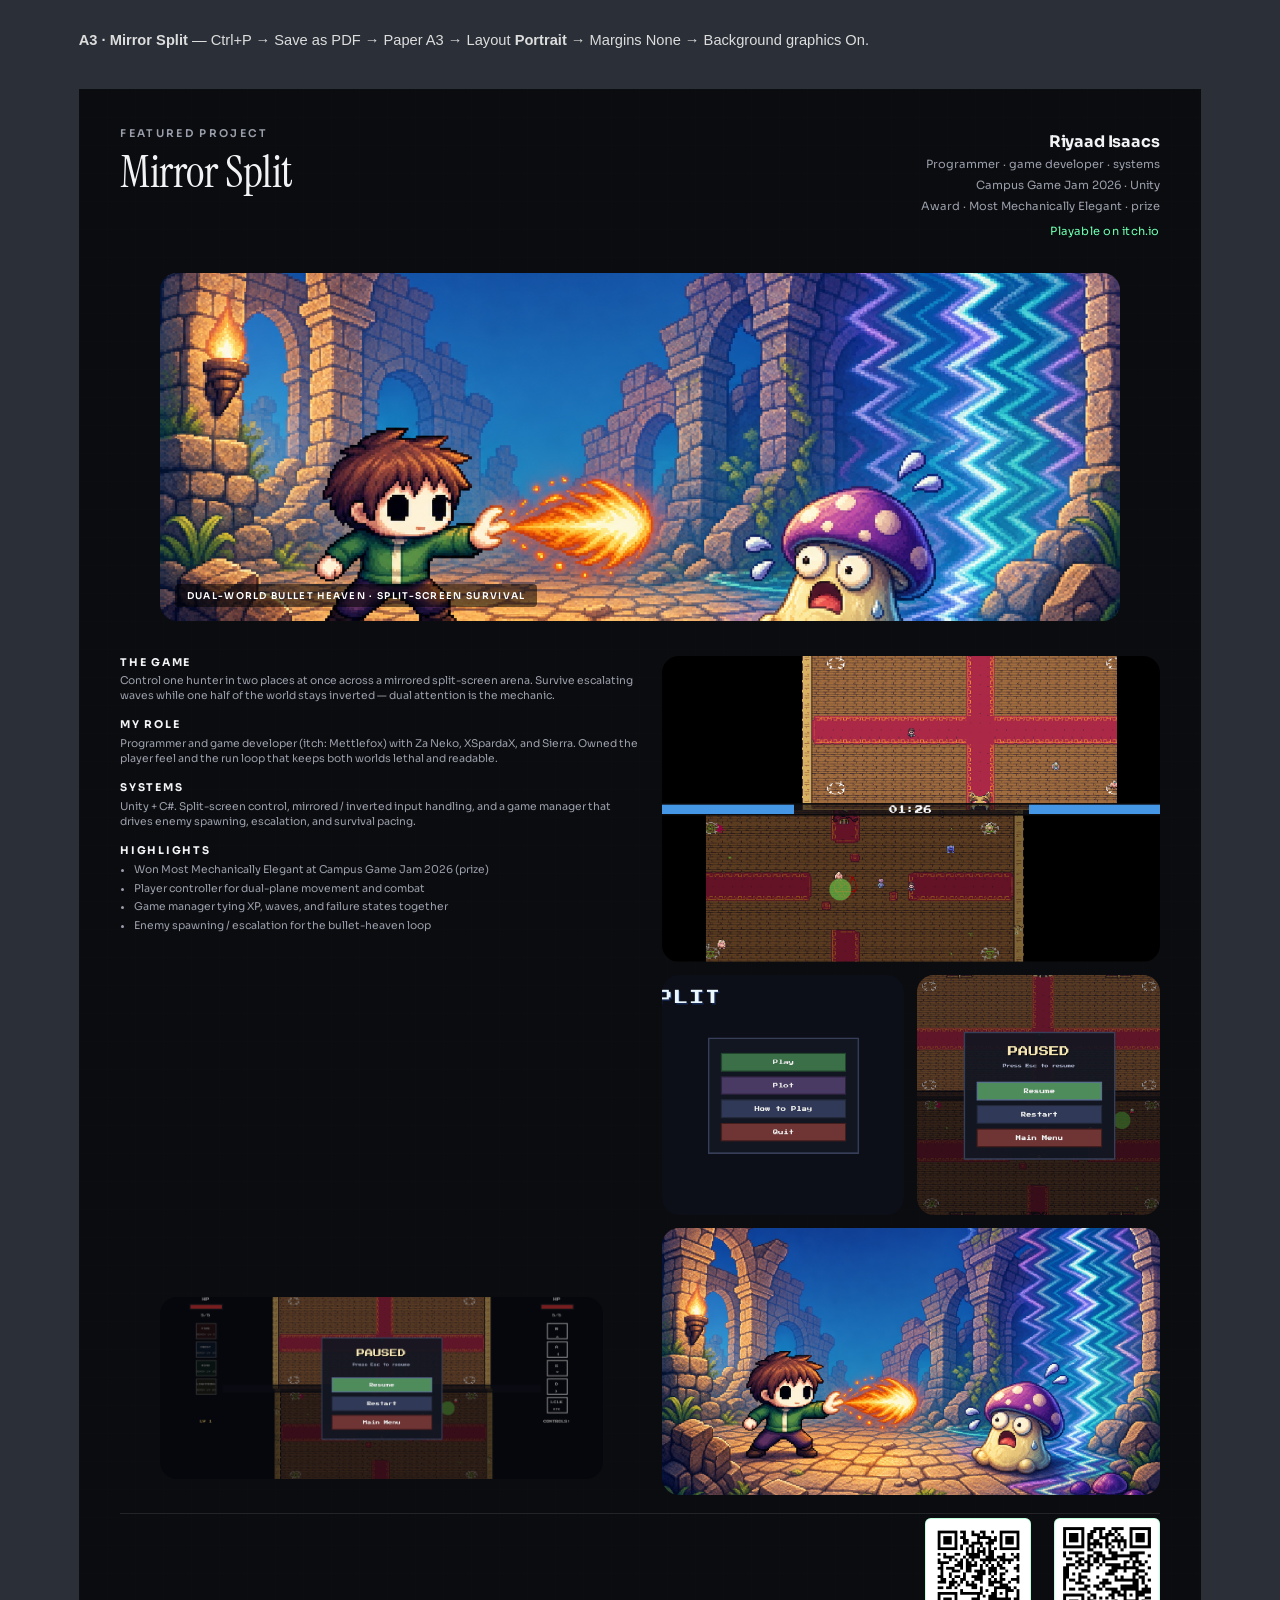
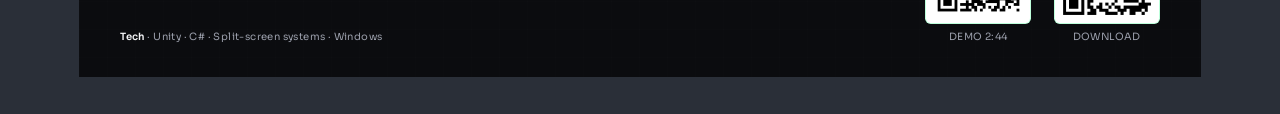
<file: print/a3-mirror-split.html>
<!DOCTYPE html>
<html lang="en">
<head>
  <meta charset="UTF-8">
  <title>A3 Brag · Mirror Split</title>
  <link rel="preconnect" href="https://fonts.googleapis.com">
  <link rel="preconnect" href="https://fonts.gstatic.com" crossorigin>
  <link href="https://fonts.googleapis.com/css2?family=Instrument+Serif:ital@0;1&family=Sora:wght@400;600;700&family=Syne:wght@800&display=swap" rel="stylesheet">
  <link rel="stylesheet" href="print.css">
</head>
<body>
  <div class="screen-only">
    <p><strong>A3 · Mirror Split</strong> — Ctrl+P → Save as PDF → Paper A3 → Layout <strong>Portrait</strong> → Margins None → Background graphics On.</p>
  </div>

  <section class="sheet a3 brag">
    <div class="inner">
      <header class="brag-header">
        <div>
          <p class="brag-kicker">Featured project</p>
          <h1 class="brag-title">Mirror Split</h1>
        </div>
        <div class="brag-credit">
          <p class="name">Riyaad Isaacs</p>
          <p class="line">Programmer · game developer · systems</p>
          <p class="line">Campus Game Jam 2026 · Unity</p>
          <p class="line">Award · Most Mechanically Elegant · prize</p>
          <p class="link">Playable on itch.io</p>
        </div>
      </header>

      <figure class="brag-hero">
        <img src="assets/photos/mirror-key.png" alt="Mirror Split key art">
        <figcaption class="brag-hero-cap">Dual-world bullet heaven · split-screen survival</figcaption>
      </figure>

      <div class="brag-main">
        <div class="brag-copy">
          <article class="brag-sec">
            <h2>The game</h2>
            <p>
              Control one hunter in two places at once across a mirrored split-screen arena.
              Survive escalating waves while one half of the world stays inverted — dual attention is the mechanic.
            </p>
          </article>

          <article class="brag-sec">
            <h2>My role</h2>
            <p>
              Programmer and game developer (itch: Mettlefox) with Za Neko, XSpardaX, and Sierra.
              Owned the player feel and the run loop that keeps both worlds lethal and readable.
            </p>
          </article>

          <article class="brag-sec">
            <h2>Systems</h2>
            <p>
              Unity + C#. Split-screen control, mirrored / inverted input handling, and a game manager that
              drives enemy spawning, escalation, and survival pacing.
            </p>
          </article>

          <article class="brag-sec">
            <h2>Highlights</h2>
            <ul>
              <li>Won Most Mechanically Elegant at Campus Game Jam 2026 (prize)</li>
              <li>Player controller for dual-plane movement and combat</li>
              <li>Game manager tying XP, waves, and failure states together</li>
              <li>Enemy spawning / escalation for the bullet-heaven loop</li>
            </ul>
          </article>

          <figure class="brag-wide">
            <img src="assets/photos/mirror-ss1.png" alt="Pause menu and dual HUD">
          </figure>
        </div>

        <div class="brag-gallery">
          <div class="brag-tile">
            <img src="assets/photos/mirror-ss3.png" alt="Split-screen gameplay">
          </div>
          <div class="brag-pair">
            <div class="brag-tile">
              <img src="assets/photos/mirror-ss2.png" alt="Main menu">
            </div>
            <div class="brag-tile">
              <img src="assets/photos/mirror-ss1.png" alt="Paused dual-world HUD">
            </div>
          </div>
          <div class="brag-tile">
            <img src="assets/photos/mirror-key.png" alt="Mirror Split key art">
          </div>
        </div>
      </div>

      <footer class="brag-foot">
        <p class="tech"><b>Tech</b> · Unity · C# · Split-screen systems · Windows</p>
        <div class="qr-row">
          <div class="qr-box">
            <div class="qr-slot"><img src="assets/qr/youtube-mirror.png" alt="Demo QR — starts at Mirror Split"></div>
            <span>Demo 2:44</span>
          </div>
          <div class="qr-box">
            <div class="qr-slot"><img src="assets/qr/itch-mirror.png" alt="Download QR"></div>
            <span>Download</span>
          </div>
        </div>
      </footer>
    </div>
  </section>
</body>
</html>
</file>
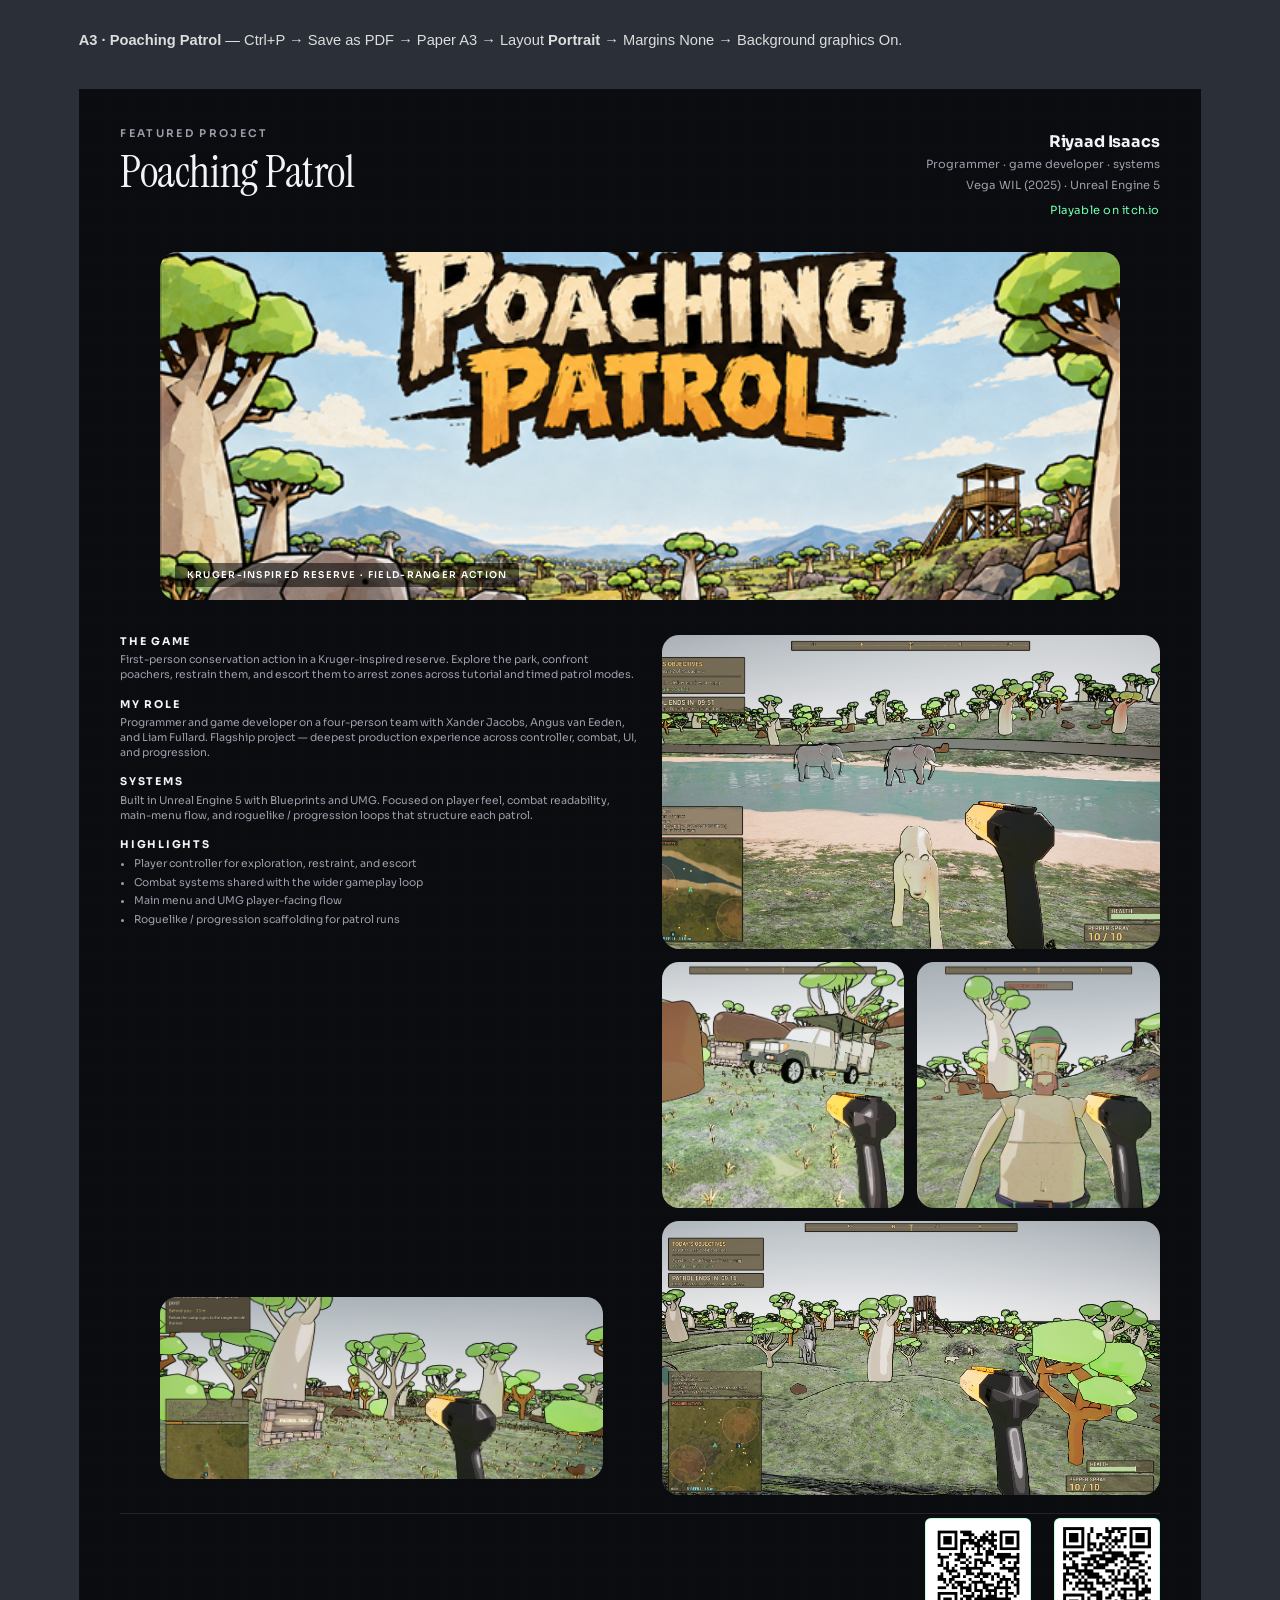
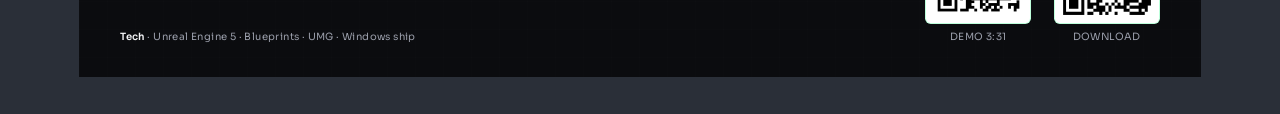
<file: print/a3-poaching-patrol.html>
<!DOCTYPE html>
<html lang="en">
<head>
  <meta charset="UTF-8">
  <title>A3 Brag · Poaching Patrol</title>
  <link rel="preconnect" href="https://fonts.googleapis.com">
  <link rel="preconnect" href="https://fonts.gstatic.com" crossorigin>
  <link href="https://fonts.googleapis.com/css2?family=Instrument+Serif:ital@0;1&family=Sora:wght@400;600;700&family=Syne:wght@800&display=swap" rel="stylesheet">
  <link rel="stylesheet" href="print.css">
</head>
<body>
  <div class="screen-only">
    <p><strong>A3 · Poaching Patrol</strong> — Ctrl+P → Save as PDF → Paper A3 → Layout <strong>Portrait</strong> → Margins None → Background graphics On.</p>
  </div>

  <section class="sheet a3 brag">
    <div class="inner">
      <header class="brag-header">
        <div>
          <p class="brag-kicker">Featured project</p>
          <h1 class="brag-title">Poaching Patrol</h1>
        </div>
        <div class="brag-credit">
          <p class="name">Riyaad Isaacs</p>
          <p class="line">Programmer · game developer · systems</p>
          <p class="line">Vega WIL (2025) · Unreal Engine 5</p>
          <p class="link">Playable on itch.io</p>
        </div>
      </header>

      <figure class="brag-hero">
        <img src="assets/photos/poaching-key.png" alt="Poaching Patrol key art">
        <figcaption class="brag-hero-cap">Kruger-inspired reserve · field-ranger action</figcaption>
      </figure>

      <div class="brag-main">
        <div class="brag-copy">
          <article class="brag-sec">
            <h2>The game</h2>
            <p>
              First-person conservation action in a Kruger-inspired reserve. Explore the park, confront poachers,
              restrain them, and escort them to arrest zones across tutorial and timed patrol modes.
            </p>
          </article>

          <article class="brag-sec">
            <h2>My role</h2>
            <p>
              Programmer and game developer on a four-person team with Xander Jacobs, Angus van Eeden, and Liam Fullard.
              Flagship project — deepest production experience across controller, combat, UI, and progression.
            </p>
          </article>

          <article class="brag-sec">
            <h2>Systems</h2>
            <p>
              Built in Unreal Engine 5 with Blueprints and UMG. Focused on player feel, combat readability,
              main-menu flow, and roguelike / progression loops that structure each patrol.
            </p>
          </article>

          <article class="brag-sec">
            <h2>Highlights</h2>
            <ul>
              <li>Player controller for exploration, restraint, and escort</li>
              <li>Combat systems shared with the wider gameplay loop</li>
              <li>Main menu and UMG player-facing flow</li>
              <li>Roguelike / progression scaffolding for patrol runs</li>
            </ul>
          </article>

          <figure class="brag-wide">
            <img src="assets/photos/poaching-ss3.jpg" alt="Patrol trail gameplay screenshot">
          </figure>
        </div>

        <div class="brag-gallery">
          <div class="brag-tile">
            <img src="assets/photos/poaching-ss2.jpg" alt="Wildlife encounter with elephants">
          </div>
          <div class="brag-pair">
            <div class="brag-tile">
              <img src="assets/photos/poaching-ss1.jpg" alt="First-person camp tutorial HUD">
            </div>
            <div class="brag-tile">
              <img src="assets/photos/poaching-ss4.jpg" alt="Third-person patrol with poacher alert">
            </div>
          </div>
          <div class="brag-tile">
            <img src="assets/photos/poaching-ss5.jpg" alt="Savannah patrol with wildlife and tower">
          </div>
        </div>
      </div>

      <footer class="brag-foot">
        <p class="tech"><b>Tech</b> · Unreal Engine 5 · Blueprints · UMG · Windows ship</p>
        <div class="qr-row">
          <div class="qr-box">
            <div class="qr-slot"><img src="assets/qr/youtube-poaching.png" alt="Demo QR — starts at Poaching Patrol"></div>
            <span>Demo 3:31</span>
          </div>
          <div class="qr-box">
            <div class="qr-slot"><img src="assets/qr/itch-poaching.png" alt="Download QR"></div>
            <span>Download</span>
          </div>
        </div>
      </footer>
    </div>
  </section>
</body>
</html>
</file>
<file: css/styles.css>
:root {
  --ink: #0b0e13;
  --ink-2: #121722;
  --panel: #171d2a;
  --fog: #d5dde8;
  --muted: #8b95a8;
  --signal: #6dffb0;
  --signal-dim: rgba(109, 255, 176, 0.14);
  --ember: #ff6a45;
  --line: rgba(213, 221, 232, 0.12);
  --max: 1120px;
  --nav-h: 4.25rem;
  --ease: cubic-bezier(0.22, 1, 0.36, 1);
  --font-display: "Syne", sans-serif;
  --font-body: "Sora", sans-serif;
}

*,
*::before,
*::after {
  box-sizing: border-box;
}

html {
  scroll-behavior: smooth;
}

body {
  margin: 0;
  min-height: 100vh;
  color: var(--fog);
  font-family: var(--font-body);
  font-size: 1rem;
  line-height: 1.65;
  background:
    radial-gradient(1200px 600px at 10% -10%, rgba(109, 255, 176, 0.12), transparent 55%),
    radial-gradient(900px 500px at 100% 0%, rgba(255, 106, 69, 0.1), transparent 50%),
    linear-gradient(180deg, #0f141d 0%, var(--ink) 40%, #090b10 100%);
  background-attachment: fixed;
}

body::before {
  content: "";
  position: fixed;
  inset: 0;
  pointer-events: none;
  z-index: 0;
  opacity: 0.045;
  background-image: url("data:image/svg+xml,%3Csvg viewBox='0 0 200 200' xmlns='http://www.w3.org/2000/svg'%3E%3Cfilter id='n'%3E%3CfeTurbulence type='fractalNoise' baseFrequency='0.85' numOctaves='4' stitchTiles='stitch'/%3E%3C/filter%3E%3Crect width='100%25' height='100%25' filter='url(%23n)'/%3E%3C/svg%3E");
}

img {
  max-width: 100%;
  display: block;
  height: auto;
}

a {
  color: var(--signal);
  text-decoration-thickness: 1px;
  text-underline-offset: 0.2em;
}

a:hover {
  color: #b8ffd9;
}

.site-wrap {
  position: relative;
  z-index: 1;
}

.container {
  width: min(100% - 2.5rem, var(--max));
  margin-inline: auto;
}

/* Nav */
.site-header {
  position: sticky;
  top: 0;
  z-index: 50;
  height: var(--nav-h);
  border-bottom: 1px solid var(--line);
  background: rgba(11, 14, 19, 0.72);
  backdrop-filter: blur(14px);
}

.nav {
  height: var(--nav-h);
  display: flex;
  align-items: center;
  justify-content: space-between;
  gap: 1rem;
}

.brand {
  font-family: var(--font-display);
  font-weight: 800;
  font-size: 1.05rem;
  letter-spacing: -0.03em;
  color: var(--fog);
  text-decoration: none;
}

.brand span {
  color: var(--signal);
}

.nav-links {
  display: flex;
  gap: 1.4rem;
  list-style: none;
  margin: 0;
  padding: 0;
}

.nav-links a {
  color: var(--muted);
  text-decoration: none;
  font-size: 0.9rem;
  font-weight: 500;
  transition: color 0.2s var(--ease);
}

.nav-links a:hover,
.nav-links a[aria-current="page"] {
  color: var(--fog);
}

.nav-toggle {
  display: none;
  background: transparent;
  border: 1px solid var(--line);
  color: var(--fog);
  padding: 0.45rem 0.7rem;
  border-radius: 0.4rem;
  font: inherit;
  cursor: pointer;
}

/* Hero */
.hero {
  min-height: calc(100vh - var(--nav-h));
  display: grid;
  align-items: end;
  padding: 4rem 0 5rem;
  position: relative;
  overflow: hidden;
}

.hero::after {
  content: "";
  position: absolute;
  inset: auto 0 0 0;
  height: 40%;
  background: linear-gradient(transparent, rgba(9, 11, 16, 0.9));
  pointer-events: none;
}

.hero-copy {
  position: relative;
  z-index: 2;
  max-width: 46rem;
  animation: rise 0.9s var(--ease) both;
}

.eyebrow {
  display: inline-block;
  margin: 0 0 1rem;
  color: var(--signal);
  font-size: 0.8rem;
  font-weight: 600;
  letter-spacing: 0.14em;
  text-transform: uppercase;
}

.hero h1 {
  margin: 0;
  font-family: var(--font-display);
  font-weight: 800;
  font-size: clamp(3.2rem, 9vw, 6.4rem);
  line-height: 0.92;
  letter-spacing: -0.05em;
}

.hero-lead {
  margin: 1.4rem 0 0;
  max-width: 36rem;
  color: var(--muted);
  font-size: 1.08rem;
}

.cta-row {
  display: flex;
  flex-wrap: wrap;
  gap: 0.85rem;
  margin-top: 2rem;
}

.btn {
  display: inline-flex;
  align-items: center;
  justify-content: center;
  gap: 0.45rem;
  padding: 0.85rem 1.25rem;
  border-radius: 999px;
  border: 1px solid transparent;
  font: inherit;
  font-size: 0.92rem;
  font-weight: 600;
  text-decoration: none;
  cursor: pointer;
  transition: transform 0.25s var(--ease), background 0.25s var(--ease), border-color 0.25s var(--ease);
}

.btn:hover {
  transform: translateY(-2px);
}

.btn-primary {
  background: var(--signal);
  color: #06110c;
}

.btn-primary:hover {
  color: #06110c;
  background: #9affc9;
}

.btn-ghost {
  background: transparent;
  border-color: var(--line);
  color: var(--fog);
}

.btn-ghost:hover {
  border-color: rgba(213, 221, 232, 0.35);
  color: var(--fog);
}

/* Video */
.video-frame {
  position: relative;
  width: 100%;
  aspect-ratio: 16 / 9;
  border-radius: 0.45rem;
  overflow: hidden;
  border: 1px solid var(--line);
  background: #000;
  margin-top: 1.5rem;
}

.video-frame iframe {
  position: absolute;
  inset: 0;
  width: 100%;
  height: 100%;
  border: 0;
}

/* Sections */
.section {
  padding: 5rem 0;
}

.section-head {
  display: flex;
  flex-wrap: wrap;
  justify-content: space-between;
  align-items: end;
  gap: 1rem;
  margin-bottom: 2rem;
}

.section-head h2 {
  margin: 0;
  font-family: var(--font-display);
  font-size: clamp(1.8rem, 4vw, 2.6rem);
  letter-spacing: -0.04em;
  line-height: 1.05;
}

.section-head p {
  margin: 0;
  max-width: 28rem;
  color: var(--muted);
}

/* Project list (not cards) */
.project-list {
  display: grid;
  gap: 0;
  border-top: 1px solid var(--line);
}

.project-row {
  display: grid;
  grid-template-columns: minmax(0, 1.2fr) minmax(0, 1fr);
  gap: 2rem;
  align-items: center;
  padding: 1.75rem 0;
  border-bottom: 1px solid var(--line);
  text-decoration: none;
  color: inherit;
  transition: background 0.3s var(--ease);
}

.project-row:hover {
  background: linear-gradient(90deg, var(--signal-dim), transparent 70%);
}

.project-row:hover .project-thumb img {
  transform: scale(1.04);
}

.project-meta .index {
  color: var(--muted);
  font-size: 0.78rem;
  letter-spacing: 0.12em;
  text-transform: uppercase;
}

.project-meta h3 {
  margin: 0.4rem 0 0.55rem;
  font-family: var(--font-display);
  font-size: clamp(1.5rem, 3vw, 2.1rem);
  letter-spacing: -0.03em;
  line-height: 1.1;
}

.project-meta p {
  margin: 0;
  color: var(--muted);
  max-width: 34rem;
}

.project-meta .tags {
  display: flex;
  flex-wrap: wrap;
  gap: 0.5rem;
  margin-top: 1rem;
}

.tag {
  font-size: 0.75rem;
  color: var(--fog);
  border: 1px solid var(--line);
  padding: 0.25rem 0.6rem;
  border-radius: 999px;
}

.project-thumb {
  overflow: hidden;
  border-radius: 0.35rem;
  aspect-ratio: 16 / 9;
  background: var(--panel);
  border: 1px solid var(--line);
}

.project-thumb img {
  width: 100%;
  height: 100%;
  object-fit: cover;
  transition: transform 0.6s var(--ease);
}

/* Page heroes */
.page-hero {
  padding: 3.5rem 0 2rem;
  animation: rise 0.7s var(--ease) both;
}

.page-hero h1 {
  margin: 0.4rem 0 0;
  font-family: var(--font-display);
  font-size: clamp(2.4rem, 6vw, 4.2rem);
  letter-spacing: -0.045em;
  line-height: 0.98;
}

.page-hero .lede {
  margin: 1rem 0 0;
  max-width: 40rem;
  color: var(--muted);
}

/* About / contact */
.prose {
  max-width: 42rem;
}

.prose p + p {
  margin-top: 1rem;
}

.tool-list {
  display: flex;
  flex-wrap: wrap;
  gap: 0.55rem;
  margin: 1.5rem 0 0;
  padding: 0;
  list-style: none;
}

.tool-list li {
  padding: 0.45rem 0.8rem;
  border: 1px solid var(--line);
  border-radius: 999px;
  font-size: 0.85rem;
  color: var(--fog);
  background: rgba(23, 29, 42, 0.55);
}

.contact-grid {
  display: grid;
  grid-template-columns: repeat(auto-fit, minmax(220px, 1fr));
  gap: 1.25rem;
  margin-top: 2rem;
}

.contact-item {
  padding: 1.25rem 0;
  border-top: 1px solid var(--line);
}

.contact-item h3 {
  margin: 0 0 0.4rem;
  font-family: var(--font-display);
  font-size: 1.05rem;
}

.contact-item p,
.contact-item a {
  margin: 0;
  color: var(--muted);
  text-decoration: none;
}

.contact-item a:hover {
  color: var(--signal);
}

/* Project detail */
.poster-bleed {
  width: 100%;
  margin: 0 0 2.5rem;
  border-bottom: 1px solid var(--line);
  background: #000;
}

.poster-bleed img {
  width: min(100%, var(--max));
  margin-inline: auto;
  aspect-ratio: 16 / 9;
  object-fit: cover;
}

.detail-grid {
  display: grid;
  grid-template-columns: minmax(0, 1.55fr) minmax(0, 0.9fr);
  gap: 2.5rem;
  align-items: start;
}

.detail-block {
  margin-bottom: 2rem;
}

.detail-block h2 {
  margin: 0 0 0.7rem;
  font-family: var(--font-display);
  font-size: 1.25rem;
  letter-spacing: -0.02em;
}

.detail-block p,
.detail-block ul {
  margin: 0;
  color: var(--muted);
}

.detail-block ul {
  padding-left: 1.1rem;
}

.side-panel {
  position: sticky;
  top: calc(var(--nav-h) + 1rem);
  padding: 1.25rem;
  border: 1px solid var(--line);
  background: rgba(23, 29, 42, 0.65);
  border-radius: 0.5rem;
}

.side-panel h2 {
  margin: 0 0 1rem;
  font-family: var(--font-display);
  font-size: 1.05rem;
}

.meta-row {
  display: grid;
  gap: 0.25rem;
  padding: 0.75rem 0;
  border-top: 1px solid var(--line);
}

.meta-row:last-child {
  border-bottom: 1px solid var(--line);
}

.meta-row dt {
  font-size: 0.72rem;
  letter-spacing: 0.1em;
  text-transform: uppercase;
  color: var(--muted);
}

.meta-row dd {
  margin: 0;
  color: var(--fog);
}

.qr-pair {
  display: grid;
  grid-template-columns: 1fr 1fr;
  gap: 1rem;
  margin-top: 1.25rem;
}

.qr-item {
  text-align: center;
}

.qr-item img,
.qr-placeholder {
  width: 100%;
  aspect-ratio: 1;
  border-radius: 0.35rem;
  border: 1px solid var(--line);
  background: #fff;
  object-fit: contain;
}

.qr-placeholder {
  display: grid;
  place-items: center;
  padding: 0.75rem;
  color: #555;
  font-size: 0.75rem;
  line-height: 1.35;
  background: #f4f4f4;
}

.qr-item figcaption {
  margin-top: 0.45rem;
  font-size: 0.78rem;
  color: var(--muted);
}

.qr-item a {
  display: inline-block;
  margin-top: 0.35rem;
  font-size: 0.8rem;
}

.process-grid {
  display: grid;
  grid-template-columns: repeat(auto-fit, minmax(220px, 1fr));
  gap: 1rem;
  margin-top: 1rem;
}

.process-grid figure {
  margin: 0;
}

.process-grid img {
  width: 100%;
  aspect-ratio: 16 / 10;
  object-fit: cover;
  border-radius: 0.35rem;
  border: 1px solid var(--line);
  background: var(--panel);
}

.process-grid figcaption {
  margin-top: 0.4rem;
  font-size: 0.8rem;
  color: var(--muted);
}

.placeholder-note {
  margin-top: 0.75rem;
  padding: 0.75rem 0.9rem;
  border-left: 3px solid var(--ember);
  background: rgba(255, 106, 69, 0.08);
  color: var(--fog);
  font-size: 0.88rem;
}

/* Footer */
.site-footer {
  margin-top: 4rem;
  padding: 2rem 0 2.5rem;
  border-top: 1px solid var(--line);
  color: var(--muted);
  font-size: 0.88rem;
}

.footer-row {
  display: flex;
  flex-wrap: wrap;
  justify-content: space-between;
  gap: 1rem;
}

.footer-row a {
  color: var(--muted);
  text-decoration: none;
}

.footer-row a:hover {
  color: var(--signal);
}

@keyframes rise {
  from {
    opacity: 0;
    transform: translateY(18px);
  }
  to {
    opacity: 1;
    transform: translateY(0);
  }
}

@media (max-width: 860px) {
  .project-row {
    grid-template-columns: 1fr;
    gap: 1rem;
  }

  .project-thumb {
    order: -1;
  }

  .detail-grid {
    grid-template-columns: 1fr;
  }

  .side-panel {
    position: static;
  }
}

@media (max-width: 700px) {
  .nav-toggle {
    display: inline-flex;
  }

  .nav-links {
    position: absolute;
    top: var(--nav-h);
    left: 0;
    right: 0;
    display: none;
    flex-direction: column;
    gap: 0;
    padding: 0.5rem 1.25rem 1rem;
    background: rgba(11, 14, 19, 0.96);
    border-bottom: 1px solid var(--line);
  }

  .nav-links.open {
    display: flex;
  }

  .nav-links a {
    padding: 0.75rem 0;
    border-bottom: 1px solid var(--line);
  }

  .hero {
    min-height: auto;
    padding: 3.5rem 0 3rem;
  }
}
</file>
<file: print/print.css>
:root {
  --ink: #0c0d10;
  --panel: #16181d;
  --fog: #f2f3f5;
  --muted: #9a9eaa;
  --signal: #6dffb0;
  --line: rgba(242, 243, 245, 0.1);
  --display: "Syne", "Arial Black", sans-serif;
  --serif: "Instrument Serif", "Times New Roman", Times, serif;
  --body: "Sora", Arial, sans-serif;
  --radius: 4.5mm;
}

* { box-sizing: border-box; }

@page { margin: 0; }

html, body {
  margin: 0;
  padding: 0;
  background: #2a2f38;
  color: var(--fog);
  font-family: var(--body);
}

.sheet {
  background:
    radial-gradient(900px 500px at 0% 0%, rgba(109, 255, 176, 0.1), transparent 55%),
    radial-gradient(700px 400px at 100% 100%, rgba(255, 106, 69, 0.08), transparent 50%),
    linear-gradient(180deg, #12151c, var(--ink));
  color: var(--fog);
  position: relative;
  overflow: hidden;
}

.sheet::before {
  content: "";
  position: absolute;
  inset: 0;
  background-image:
    linear-gradient(var(--line) 1px, transparent 1px),
    linear-gradient(90deg, var(--line) 1px, transparent 1px);
  background-size: 28px 28px;
  opacity: 0.22;
  pointer-events: none;
}

.inner {
  position: relative;
  z-index: 1;
  height: 100%;
  padding: 12mm;
  display: flex;
  flex-direction: column;
}

/* A2 portrait: 420 x 594 mm */
.a2 {
  width: 420mm;
  height: 594mm;
  margin: 10mm auto;
}

/* A3 portrait brag boards (matches example composition) */
.a3 {
  width: 297mm;
  height: 420mm;
  margin: 10mm auto;
}

.eyebrow {
  color: var(--signal);
  letter-spacing: 0.18em;
  text-transform: uppercase;
  font-size: 11pt;
  font-weight: 600;
  margin: 0 0 8mm;
}

h1 {
  margin: 0;
  font-family: var(--display);
  font-weight: 800;
  letter-spacing: -0.04em;
  line-height: 0.92;
}

.role {
  margin: 6mm 0 0;
  font-size: 16pt;
  letter-spacing: 0.08em;
  text-transform: uppercase;
  color: var(--fog);
}

.tagline {
  margin: 8mm 0 0;
  max-width: 160mm;
  font-size: 14pt;
  line-height: 1.35;
  color: var(--muted);
}

.hero-slot {
  margin-top: auto;
  border: 1.5px dashed rgba(109, 255, 176, 0.55);
  background: rgba(21, 26, 36, 0.65);
  min-height: 180mm;
  display: grid;
  place-items: center;
  text-align: center;
  color: var(--muted);
  font-size: 12pt;
  letter-spacing: 0.08em;
  text-transform: uppercase;
}

.footer-row {
  margin-top: 10mm;
  display: grid;
  grid-template-columns: 1fr auto;
  gap: 10mm;
  align-items: end;
}

.email {
  color: var(--muted);
  font-size: 12pt;
}

.qr-row {
  display: flex;
  gap: 6mm;
}

.qr-box {
  width: 28mm;
  text-align: center;
}

.qr-slot {
  width: 28mm;
  height: 28mm;
  border: 1px solid rgba(109, 255, 176, 0.45);
  background: #fff;
  color: #333;
  display: grid;
  place-items: center;
  font-size: 6pt;
  font-weight: 700;
  letter-spacing: 0.04em;
  text-transform: uppercase;
  padding: 1.5mm;
  border-radius: 1.5mm;
}

.qr-box span {
  display: block;
  margin-top: 1.5mm;
  font-size: 7.5pt;
  color: var(--muted);
  letter-spacing: 0.04em;
  text-transform: uppercase;
}

.qr-slot img {
  width: 100%;
  height: 100%;
  object-fit: cover;
  display: block;
}

/* ========== Brag board (example-style) ========== */
.brag {
  background: #0b0c0f;
}

.brag::before { opacity: 0.08; }

.brag .inner {
  padding: 10mm 11mm 9mm;
  gap: 5mm;
}

.brag-header {
  display: grid;
  grid-template-columns: 1.25fr 1fr;
  gap: 8mm;
  align-items: start;
  flex: 0 0 auto;
}

.brag-kicker {
  margin: 0 0 2.5mm;
  font-size: 8pt;
  font-weight: 600;
  letter-spacing: 0.22em;
  text-transform: uppercase;
  color: var(--muted);
}

.brag-title {
  margin: 0;
  font-family: var(--serif);
  font-weight: 400;
  font-size: 34pt;
  line-height: 0.95;
  letter-spacing: -0.01em;
  color: var(--fog);
}

.brag-credit {
  text-align: right;
  padding-top: 1mm;
}

.brag-credit .name {
  margin: 0;
  font-size: 12pt;
  font-weight: 700;
  letter-spacing: -0.01em;
}

.brag-credit .line {
  margin: 1.5mm 0 0;
  font-size: 8.5pt;
  line-height: 1.35;
  color: var(--muted);
}

.brag-credit .link {
  margin: 2.5mm 0 0;
  font-size: 8.5pt;
  color: var(--signal);
  letter-spacing: 0.02em;
}

.brag-hero {
  position: relative;
  flex: 0 0 auto;
  height: 92mm;
  border-radius: var(--radius);
  overflow: hidden;
  background: var(--panel);
}

.brag-hero img {
  width: 100%;
  height: 100%;
  object-fit: cover;
  display: block;
}

.brag-hero-cap {
  position: absolute;
  left: 4mm;
  bottom: 3.5mm;
  margin: 0;
  padding: 1.5mm 3mm;
  font-size: 7pt;
  font-weight: 600;
  letter-spacing: 0.14em;
  text-transform: uppercase;
  color: #fff;
  background: rgba(0, 0, 0, 0.55);
  border-radius: 1mm;
}

.brag-main {
  flex: 1 1 auto;
  min-height: 0;
  display: grid;
  grid-template-columns: 1.05fr 1fr;
  gap: 5mm;
}

.brag-copy {
  display: flex;
  flex-direction: column;
  gap: 3.8mm;
  min-height: 0;
}

.brag-sec h2 {
  margin: 0 0 1.5mm;
  font-family: var(--body);
  font-size: 8pt;
  font-weight: 700;
  letter-spacing: 0.16em;
  text-transform: uppercase;
  color: var(--fog);
}

.brag-sec p,
.brag-sec li {
  margin: 0;
  font-size: 8pt;
  line-height: 1.4;
  color: var(--muted);
}

.brag-sec ul {
  margin: 0;
  padding-left: 3.5mm;
}

.brag-sec li + li { margin-top: 1mm; }

.brag-wide {
  margin-top: auto;
  height: 48mm;
  border-radius: var(--radius);
  overflow: hidden;
  background: var(--panel);
}

.brag-wide img {
  width: 100%;
  height: 100%;
  object-fit: cover;
  display: block;
}

.brag-gallery {
  display: grid;
  grid-template-rows: 1.15fr 0.9fr 1fr;
  gap: 3.5mm;
  min-height: 0;
}

.brag-tile {
  border-radius: var(--radius);
  overflow: hidden;
  background: var(--panel);
  position: relative;
}

.brag-tile img {
  width: 100%;
  height: 100%;
  object-fit: cover;
  display: block;
}

.brag-pair {
  display: grid;
  grid-template-columns: 1fr 1fr;
  gap: 3.5mm;
  min-height: 0;
}

.brag-ph {
  width: 100%;
  height: 100%;
  display: grid;
  place-items: center;
  text-align: center;
  padding: 3mm;
  color: var(--muted);
  font-size: 7pt;
  letter-spacing: 0.1em;
  text-transform: uppercase;
  border: 1px dashed rgba(154, 158, 170, 0.35);
  border-radius: var(--radius);
  background: #12141a;
}

.brag-foot {
  flex: 0 0 auto;
  display: flex;
  justify-content: space-between;
  align-items: end;
  gap: 6mm;
  padding-top: 1mm;
  border-top: 1px solid var(--line);
}

.brag-foot .tech {
  margin: 0;
  font-size: 7.5pt;
  color: var(--muted);
  letter-spacing: 0.04em;
}

.brag-foot .tech b {
  color: var(--fog);
  font-weight: 600;
}

.screen-only {
  width: min(297mm, 96vw);
  margin: 8mm auto;
  color: #ddd;
  font-family: Arial, sans-serif;
  font-size: 11pt;
  line-height: 1.45;
}

.screen-only a { color: var(--signal); }

@media print {
  body { background: #fff; }
  .screen-only { display: none !important; }
  .sheet { margin: 0 !important; box-shadow: none; page-break-after: always; }
  .a2, .a3 { margin: 0; }
}
</file>
